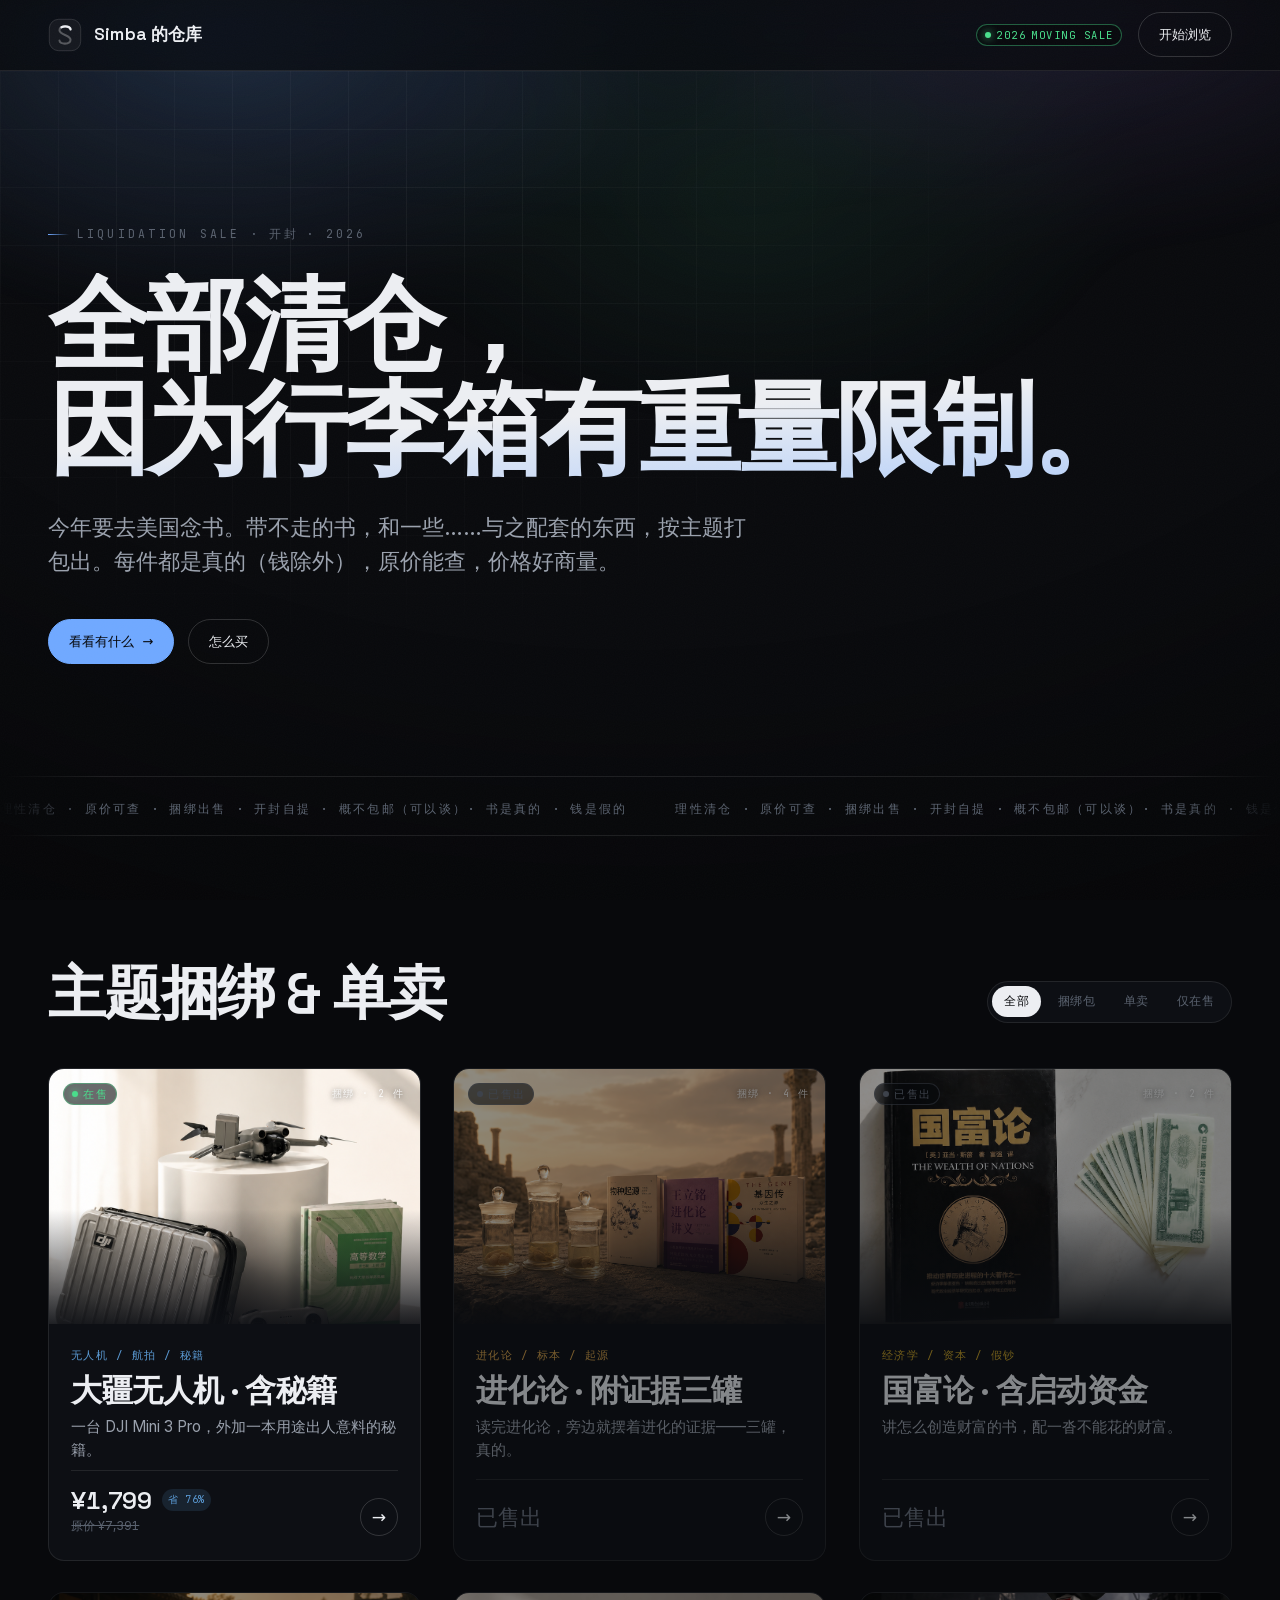
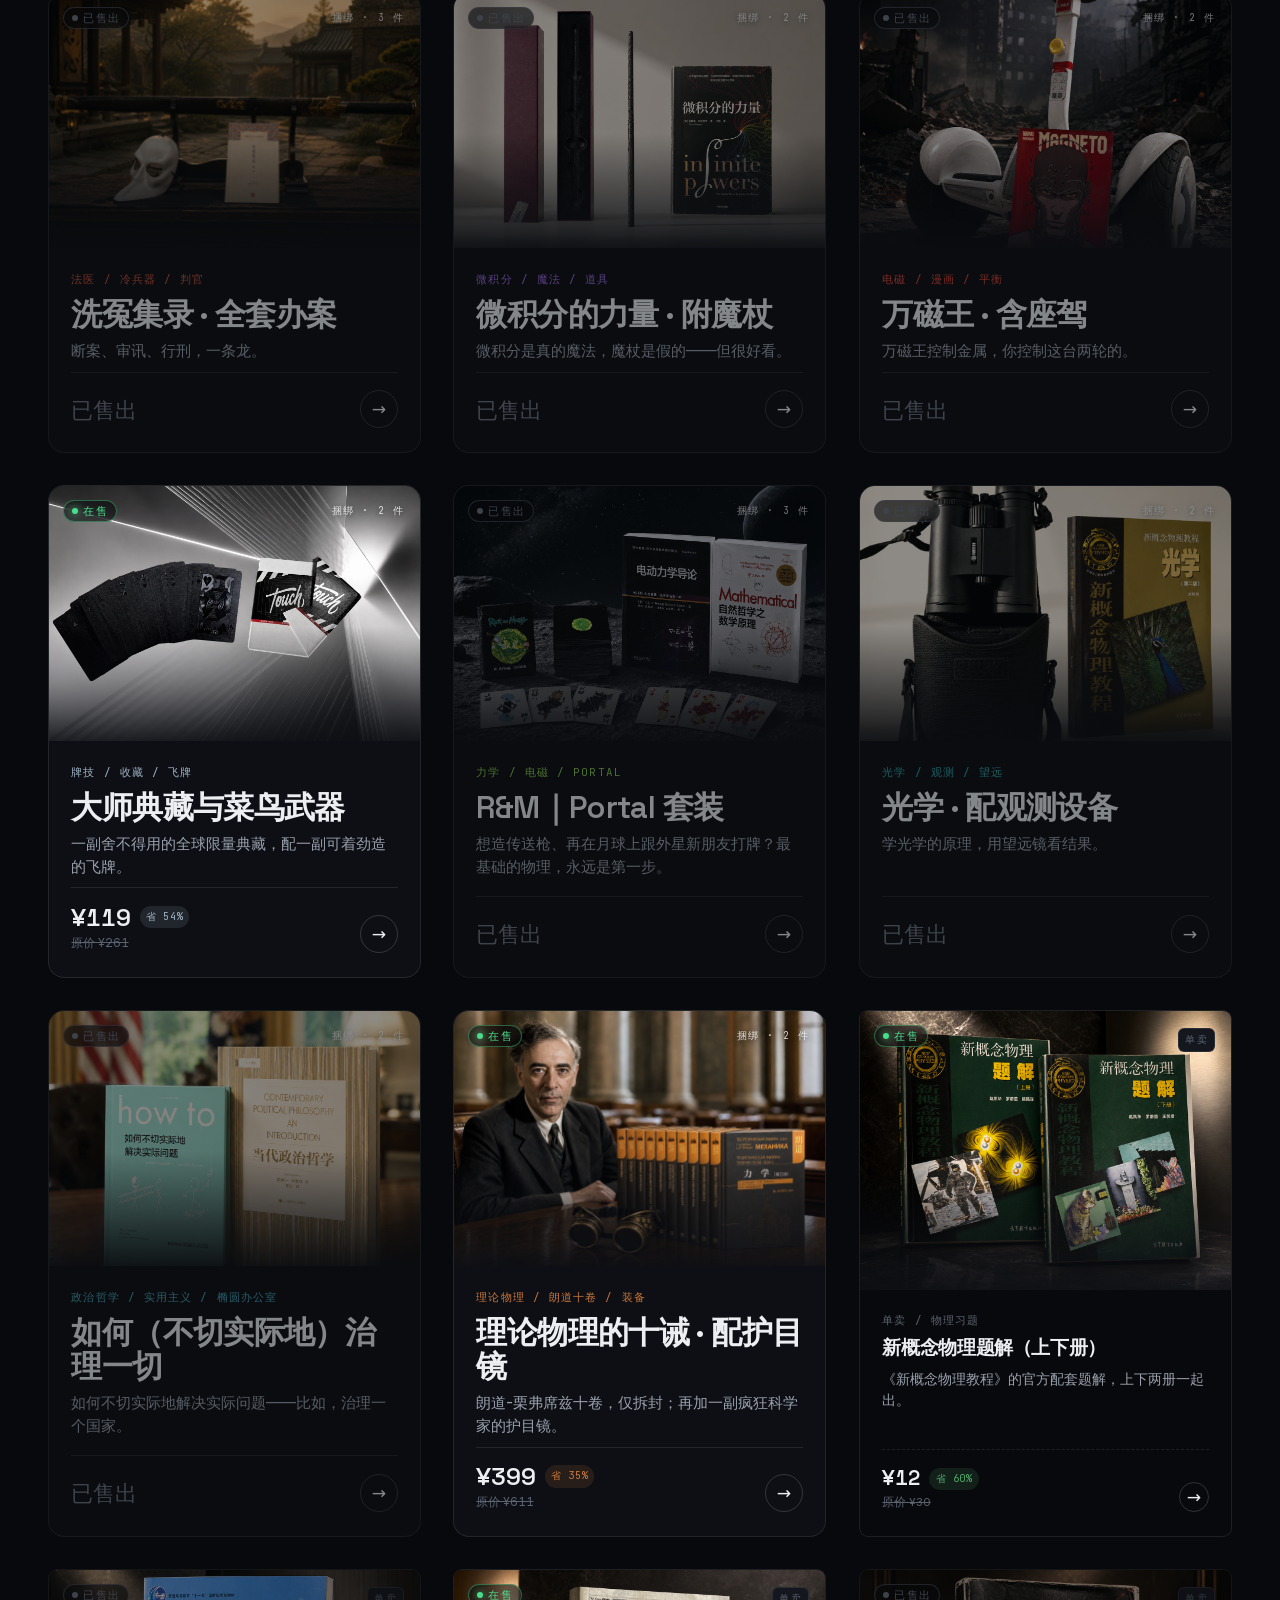
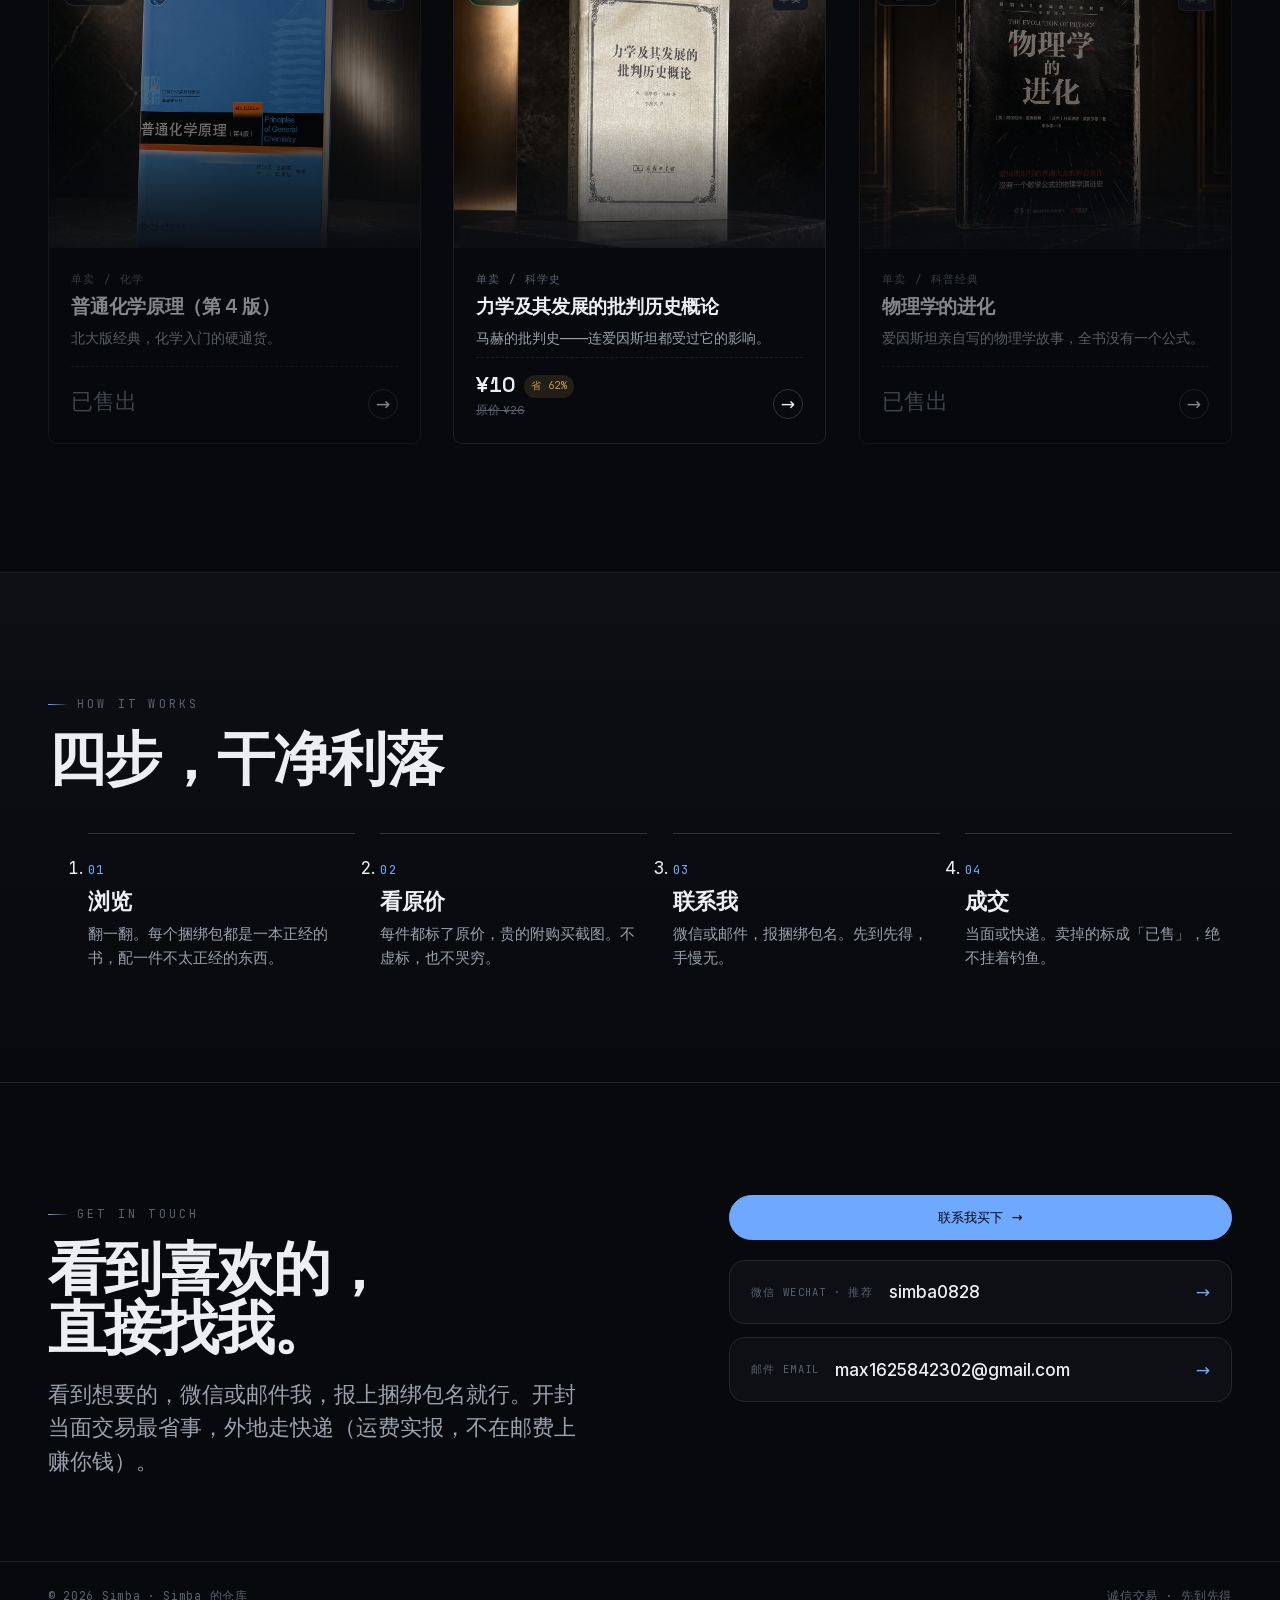
<file: index.html>
<!doctype html>
<html lang="zh-CN">
<head>
  <meta charset="utf-8" />
  <meta name="viewport" content="width=device-width, initial-scale=1" />
  <title>Simba 的仓库 · 2026</title>
  <meta name="description" content="出国前理性清仓：正经的书 × 不太正经的东西，主题捆绑出售，原价可查，价格私聊。" />

  <link rel="stylesheet" href="assets/fonts/fonts.css" />
  <link rel="stylesheet" href="assets/css/tokens.css" />
  <link rel="stylesheet" href="assets/css/home.css" />
</head>
<body>
  <!-- ===================== top bar ===================== -->
  <header class="topbar">
    <div class="wrap topbar__inner">
      <a class="topbar__brand" href="index.html">
        <span class="topbar__logo" aria-hidden="true">
          <svg viewBox="0 0 40 40" fill="none">
            <rect class="topbar__logo-bg" x="1.5" y="1.5" width="37" height="37" rx="11"/>
            <path class="topbar__logo-base" pathLength="100" d="M26.5 13.5 C26.5 8.5 13.5 8.5 13.5 14.5 C13.5 20 26.5 20 26.5 25.5 C26.5 31.5 13.5 31.5 13.5 26.5"/>
            <path class="topbar__logo-trace" pathLength="100" d="M26.5 13.5 C26.5 8.5 13.5 8.5 13.5 14.5 C13.5 20 26.5 20 26.5 25.5 C26.5 31.5 13.5 31.5 13.5 26.5"/>
          </svg>
        </span>
        <span class="topbar__name" data-site="brand">Simba 的仓库</span>
      </a>
      <nav class="topbar__nav">
        <span class="badge badge--available"><span class="dot"></span><span data-site="year"></span> Moving Sale</span>
        <a class="btn btn--ghost" href="#collections">开始浏览</a>
      </nav>
    </div>
  </header>

  <!-- ===================== hero ===================== -->
  <section class="hero">
    <div class="wrap">
      <p class="eyebrow" data-reveal>Liquidation Sale · <span data-site="location"></span> · <span data-site="year"></span></p>
      <h1 class="hero__title" data-reveal data-site-html="headline"></h1>
      <p class="hero__sub lead" data-reveal data-site="subhead"></p>
      <div class="hero__cta" data-reveal>
        <a class="btn btn--accent" href="#collections">看看有什么 <span class="arrow">→</span></a>
        <a class="btn btn--ghost" href="#how">怎么买</a>
      </div>
    </div>
    <div class="hero__marquee" aria-hidden="true">
      <div class="hero__track"><span data-site="marquee"></span><span data-site="marquee"></span><span data-site="marquee"></span></div>
    </div>
  </section>

  <!-- ===================== collections ===================== -->
  <main id="collections" class="wrap section">
    <div class="section__head">
      <h2 data-reveal>主题捆绑 &amp; 单卖</h2>
      <div class="filters" data-reveal id="filters" role="tablist">
        <button class="filter is-active" data-filter="all">全部</button>
        <button class="filter" data-filter="bundle">捆绑包</button>
        <button class="filter" data-filter="single">单卖</button>
        <button class="filter" data-filter="available">仅在售</button>
      </div>
    </div>
    <div id="grid" class="grid">
      <p class="grid__loading mono">正在整理书架…</p>
    </div>
  </main>

  <!-- ===================== how it works ===================== -->
  <section id="how" class="how">
    <div class="wrap">
      <p class="eyebrow" data-reveal>How it works</p>
      <h2 class="how__title" data-reveal>四步，干净利落</h2>
      <ol id="steps" class="steps"></ol>
    </div>
  </section>

  <!-- ===================== contact ===================== -->
  <footer id="contact" class="footer">
    <div class="wrap footer__inner">
      <div class="footer__lead">
        <p class="eyebrow" data-reveal>Get in touch</p>
        <h2 data-reveal>看到喜欢的，<br />直接找我。</h2>
        <p class="lead" data-reveal data-site="contactNote"></p>
      </div>
      <div class="footer__channels" id="channels" data-reveal></div>
    </div>
    <div class="wrap footer__base mono">
      <span>© <span data-site="year"></span> <span data-site="seller"></span> · <span data-site="brand">理性清仓</span></span>
      <span>诚信交易 · 先到先得</span>
    </div>
  </footer>

  <script type="module" src="assets/js/home.js"></script>
</body>
</html>
</file>
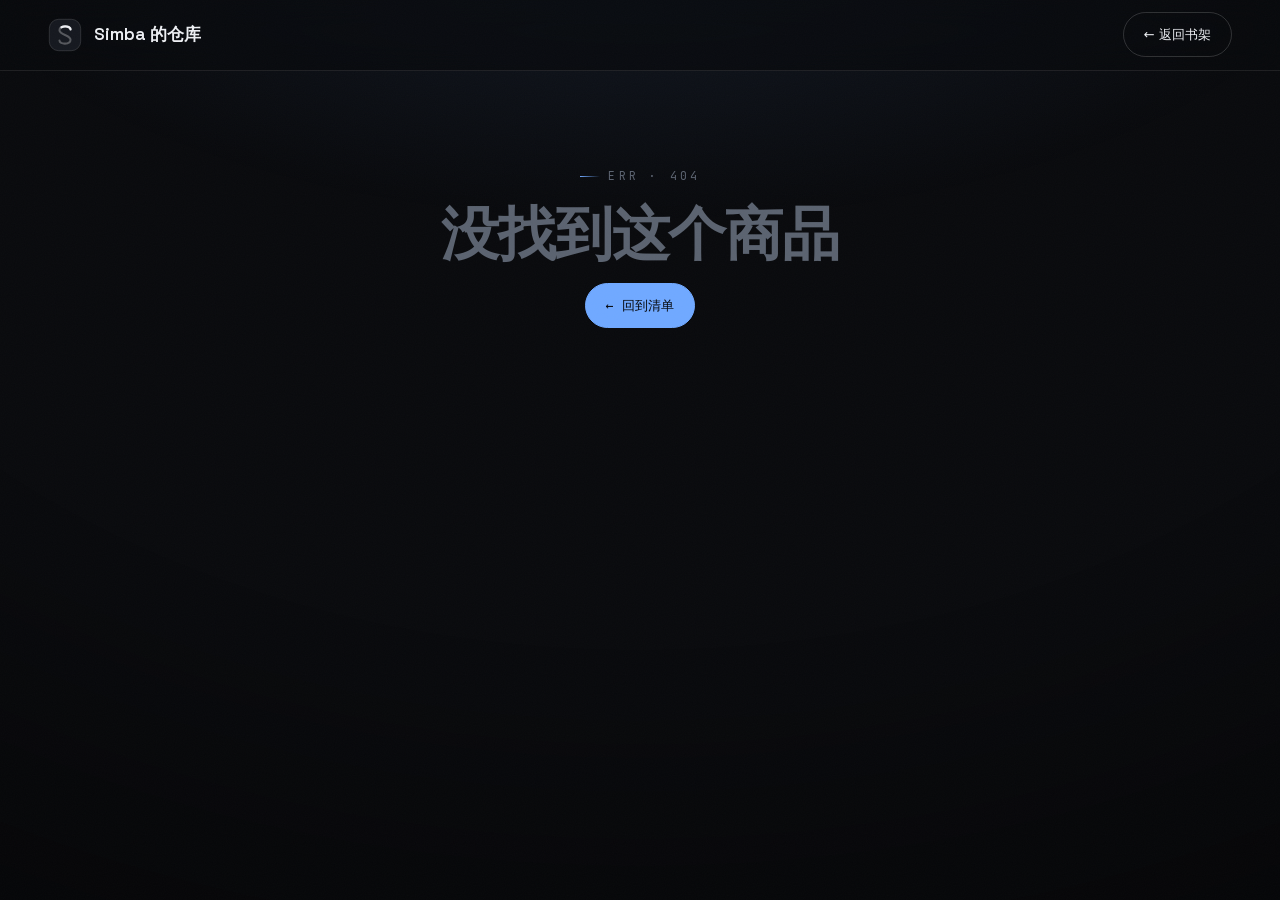
<file: listing.html>
<!doctype html>
<html lang="zh-CN">
<head>
  <meta charset="utf-8" />
  <meta name="viewport" content="width=device-width, initial-scale=1" />
  <title>详情 · Simba 的仓库</title>
  <meta name="description" content="捆绑包 / 单卖详情：完整清单、原价与购买截图。" />

  <link rel="stylesheet" href="assets/fonts/fonts.css" />
  <link rel="stylesheet" href="assets/css/tokens.css" />
  <link rel="stylesheet" href="assets/css/listing.css" />
  <link rel="stylesheet" href="assets/css/showcase.css" />
</head>
<body class="listing-page">
  <header class="topbar">
    <div class="wrap topbar__inner">
      <a class="topbar__brand" href="index.html">
        <span class="topbar__logo" aria-hidden="true">
          <svg viewBox="0 0 40 40" fill="none">
            <rect class="topbar__logo-bg" x="1.5" y="1.5" width="37" height="37" rx="11"/>
            <path class="topbar__logo-base" pathLength="100" d="M26.5 13.5 C26.5 8.5 13.5 8.5 13.5 14.5 C13.5 20 26.5 20 26.5 25.5 C26.5 31.5 13.5 31.5 13.5 26.5"/>
            <path class="topbar__logo-trace" pathLength="100" d="M26.5 13.5 C26.5 8.5 13.5 8.5 13.5 14.5 C13.5 20 26.5 20 26.5 25.5 C26.5 31.5 13.5 31.5 13.5 26.5"/>
          </svg>
        </span>
        <span class="topbar__name">Simba 的仓库</span>
      </a>
      <a class="btn btn--ghost" href="index.html">← 返回书架</a>
    </div>
  </header>

  <main id="detail" class="detail">
    <p class="detail__loading mono wrap">正在翻开…</p>
  </main>

  <script type="module" src="assets/js/listing.js"></script>
</body>
</html>
</file>
<file: assets/fonts/fonts.css>
/* self-hosted fonts (Space Grotesk / Inter / JetBrains Mono) — no external CDN, faster in mainland China */
@font-face {
  font-family: 'Inter';
  font-style: normal;
  font-weight: 400;
  font-display: swap;
  src: url(./inter-400-latin-ext.woff2) format('woff2');
  unicode-range: U+0100-02BA, U+02BD-02C5, U+02C7-02CC, U+02CE-02D7, U+02DD-02FF, U+0304, U+0308, U+0329, U+1D00-1DBF, U+1E00-1E9F, U+1EF2-1EFF, U+2020, U+20A0-20AB, U+20AD-20C0, U+2113, U+2C60-2C7F, U+A720-A7FF;
}
@font-face {
  font-family: 'Inter';
  font-style: normal;
  font-weight: 400;
  font-display: swap;
  src: url(./inter-400-latin.woff2) format('woff2');
  unicode-range: U+0000-00FF, U+0131, U+0152-0153, U+02BB-02BC, U+02C6, U+02DA, U+02DC, U+0304, U+0308, U+0329, U+2000-206F, U+20AC, U+2122, U+2191, U+2193, U+2212, U+2215, U+FEFF, U+FFFD;
}
@font-face {
  font-family: 'Inter';
  font-style: normal;
  font-weight: 500;
  font-display: swap;
  src: url(./inter-500-latin-ext.woff2) format('woff2');
  unicode-range: U+0100-02BA, U+02BD-02C5, U+02C7-02CC, U+02CE-02D7, U+02DD-02FF, U+0304, U+0308, U+0329, U+1D00-1DBF, U+1E00-1E9F, U+1EF2-1EFF, U+2020, U+20A0-20AB, U+20AD-20C0, U+2113, U+2C60-2C7F, U+A720-A7FF;
}
@font-face {
  font-family: 'Inter';
  font-style: normal;
  font-weight: 500;
  font-display: swap;
  src: url(./inter-500-latin.woff2) format('woff2');
  unicode-range: U+0000-00FF, U+0131, U+0152-0153, U+02BB-02BC, U+02C6, U+02DA, U+02DC, U+0304, U+0308, U+0329, U+2000-206F, U+20AC, U+2122, U+2191, U+2193, U+2212, U+2215, U+FEFF, U+FFFD;
}
@font-face {
  font-family: 'Inter';
  font-style: normal;
  font-weight: 600;
  font-display: swap;
  src: url(./inter-600-latin-ext.woff2) format('woff2');
  unicode-range: U+0100-02BA, U+02BD-02C5, U+02C7-02CC, U+02CE-02D7, U+02DD-02FF, U+0304, U+0308, U+0329, U+1D00-1DBF, U+1E00-1E9F, U+1EF2-1EFF, U+2020, U+20A0-20AB, U+20AD-20C0, U+2113, U+2C60-2C7F, U+A720-A7FF;
}
@font-face {
  font-family: 'Inter';
  font-style: normal;
  font-weight: 600;
  font-display: swap;
  src: url(./inter-600-latin.woff2) format('woff2');
  unicode-range: U+0000-00FF, U+0131, U+0152-0153, U+02BB-02BC, U+02C6, U+02DA, U+02DC, U+0304, U+0308, U+0329, U+2000-206F, U+20AC, U+2122, U+2191, U+2193, U+2212, U+2215, U+FEFF, U+FFFD;
}
@font-face {
  font-family: 'JetBrains Mono';
  font-style: normal;
  font-weight: 400;
  font-display: swap;
  src: url(./jetbrains-mono-400-latin-ext.woff2) format('woff2');
  unicode-range: U+0100-02BA, U+02BD-02C5, U+02C7-02CC, U+02CE-02D7, U+02DD-02FF, U+0304, U+0308, U+0329, U+1D00-1DBF, U+1E00-1E9F, U+1EF2-1EFF, U+2020, U+20A0-20AB, U+20AD-20C0, U+2113, U+2C60-2C7F, U+A720-A7FF;
}
@font-face {
  font-family: 'JetBrains Mono';
  font-style: normal;
  font-weight: 400;
  font-display: swap;
  src: url(./jetbrains-mono-400-latin.woff2) format('woff2');
  unicode-range: U+0000-00FF, U+0131, U+0152-0153, U+02BB-02BC, U+02C6, U+02DA, U+02DC, U+0304, U+0308, U+0329, U+2000-206F, U+20AC, U+2122, U+2191, U+2193, U+2212, U+2215, U+FEFF, U+FFFD;
}
@font-face {
  font-family: 'JetBrains Mono';
  font-style: normal;
  font-weight: 500;
  font-display: swap;
  src: url(./jetbrains-mono-500-latin-ext.woff2) format('woff2');
  unicode-range: U+0100-02BA, U+02BD-02C5, U+02C7-02CC, U+02CE-02D7, U+02DD-02FF, U+0304, U+0308, U+0329, U+1D00-1DBF, U+1E00-1E9F, U+1EF2-1EFF, U+2020, U+20A0-20AB, U+20AD-20C0, U+2113, U+2C60-2C7F, U+A720-A7FF;
}
@font-face {
  font-family: 'JetBrains Mono';
  font-style: normal;
  font-weight: 500;
  font-display: swap;
  src: url(./jetbrains-mono-500-latin.woff2) format('woff2');
  unicode-range: U+0000-00FF, U+0131, U+0152-0153, U+02BB-02BC, U+02C6, U+02DA, U+02DC, U+0304, U+0308, U+0329, U+2000-206F, U+20AC, U+2122, U+2191, U+2193, U+2212, U+2215, U+FEFF, U+FFFD;
}
@font-face {
  font-family: 'JetBrains Mono';
  font-style: normal;
  font-weight: 600;
  font-display: swap;
  src: url(./jetbrains-mono-600-latin-ext.woff2) format('woff2');
  unicode-range: U+0100-02BA, U+02BD-02C5, U+02C7-02CC, U+02CE-02D7, U+02DD-02FF, U+0304, U+0308, U+0329, U+1D00-1DBF, U+1E00-1E9F, U+1EF2-1EFF, U+2020, U+20A0-20AB, U+20AD-20C0, U+2113, U+2C60-2C7F, U+A720-A7FF;
}
@font-face {
  font-family: 'JetBrains Mono';
  font-style: normal;
  font-weight: 600;
  font-display: swap;
  src: url(./jetbrains-mono-600-latin.woff2) format('woff2');
  unicode-range: U+0000-00FF, U+0131, U+0152-0153, U+02BB-02BC, U+02C6, U+02DA, U+02DC, U+0304, U+0308, U+0329, U+2000-206F, U+20AC, U+2122, U+2191, U+2193, U+2212, U+2215, U+FEFF, U+FFFD;
}
@font-face {
  font-family: 'Space Grotesk';
  font-style: normal;
  font-weight: 400;
  font-display: swap;
  src: url(./space-grotesk-400-latin-ext.woff2) format('woff2');
  unicode-range: U+0100-02BA, U+02BD-02C5, U+02C7-02CC, U+02CE-02D7, U+02DD-02FF, U+0304, U+0308, U+0329, U+1D00-1DBF, U+1E00-1E9F, U+1EF2-1EFF, U+2020, U+20A0-20AB, U+20AD-20C0, U+2113, U+2C60-2C7F, U+A720-A7FF;
}
@font-face {
  font-family: 'Space Grotesk';
  font-style: normal;
  font-weight: 400;
  font-display: swap;
  src: url(./space-grotesk-400-latin.woff2) format('woff2');
  unicode-range: U+0000-00FF, U+0131, U+0152-0153, U+02BB-02BC, U+02C6, U+02DA, U+02DC, U+0304, U+0308, U+0329, U+2000-206F, U+20AC, U+2122, U+2191, U+2193, U+2212, U+2215, U+FEFF, U+FFFD;
}
@font-face {
  font-family: 'Space Grotesk';
  font-style: normal;
  font-weight: 500;
  font-display: swap;
  src: url(./space-grotesk-500-latin-ext.woff2) format('woff2');
  unicode-range: U+0100-02BA, U+02BD-02C5, U+02C7-02CC, U+02CE-02D7, U+02DD-02FF, U+0304, U+0308, U+0329, U+1D00-1DBF, U+1E00-1E9F, U+1EF2-1EFF, U+2020, U+20A0-20AB, U+20AD-20C0, U+2113, U+2C60-2C7F, U+A720-A7FF;
}
@font-face {
  font-family: 'Space Grotesk';
  font-style: normal;
  font-weight: 500;
  font-display: swap;
  src: url(./space-grotesk-500-latin.woff2) format('woff2');
  unicode-range: U+0000-00FF, U+0131, U+0152-0153, U+02BB-02BC, U+02C6, U+02DA, U+02DC, U+0304, U+0308, U+0329, U+2000-206F, U+20AC, U+2122, U+2191, U+2193, U+2212, U+2215, U+FEFF, U+FFFD;
}
@font-face {
  font-family: 'Space Grotesk';
  font-style: normal;
  font-weight: 600;
  font-display: swap;
  src: url(./space-grotesk-600-latin-ext.woff2) format('woff2');
  unicode-range: U+0100-02BA, U+02BD-02C5, U+02C7-02CC, U+02CE-02D7, U+02DD-02FF, U+0304, U+0308, U+0329, U+1D00-1DBF, U+1E00-1E9F, U+1EF2-1EFF, U+2020, U+20A0-20AB, U+20AD-20C0, U+2113, U+2C60-2C7F, U+A720-A7FF;
}
@font-face {
  font-family: 'Space Grotesk';
  font-style: normal;
  font-weight: 600;
  font-display: swap;
  src: url(./space-grotesk-600-latin.woff2) format('woff2');
  unicode-range: U+0000-00FF, U+0131, U+0152-0153, U+02BB-02BC, U+02C6, U+02DA, U+02DC, U+0304, U+0308, U+0329, U+2000-206F, U+20AC, U+2122, U+2191, U+2193, U+2212, U+2215, U+FEFF, U+FFFD;
}
@font-face {
  font-family: 'Space Grotesk';
  font-style: normal;
  font-weight: 700;
  font-display: swap;
  src: url(./space-grotesk-700-latin-ext.woff2) format('woff2');
  unicode-range: U+0100-02BA, U+02BD-02C5, U+02C7-02CC, U+02CE-02D7, U+02DD-02FF, U+0304, U+0308, U+0329, U+1D00-1DBF, U+1E00-1E9F, U+1EF2-1EFF, U+2020, U+20A0-20AB, U+20AD-20C0, U+2113, U+2C60-2C7F, U+A720-A7FF;
}
@font-face {
  font-family: 'Space Grotesk';
  font-style: normal;
  font-weight: 700;
  font-display: swap;
  src: url(./space-grotesk-700-latin.woff2) format('woff2');
  unicode-range: U+0000-00FF, U+0131, U+0152-0153, U+02BB-02BC, U+02C6, U+02DA, U+02DC, U+0304, U+0308, U+0329, U+2000-206F, U+20AC, U+2122, U+2191, U+2193, U+2212, U+2215, U+FEFF, U+FFFD;
}
</file>
<file: assets/css/tokens.css>
/* =========================================================================
   tokens.css — design system foundation  ·  v2: Sci-Fi / Tech
   Direction: dark, precise, engineered.  (R&M × SpaceX × Apple)
   ========================================================================= */

:root {
  /* --- Palette: deep space & light --- */
  --bg:       #08090C;   /* near-black base */
  --bg-1:     #0D0F14;   /* panel */
  --bg-2:     #14171E;   /* raised */
  --bg-3:     #1C212B;   /* hover / chip */
  --fg:       #ECEEF2;   /* primary text */
  --fg-2:     #9AA1AD;   /* secondary */
  --fg-3:     #5A626F;   /* faint / labels */
  --line:     rgba(255, 255, 255, 0.09);
  --line-2:   rgba(255, 255, 255, 0.16);
  --line-3:   rgba(255, 255, 255, 0.28);

  /* --- Accent (overridable per listing) --- */
  --accent:     #6FA8FF;            /* default tech blue */
  --accent-ink: #04060A;            /* text on accent */
  --tint:       #16202E;            /* (legacy) dark wash */
  --glow:       color-mix(in srgb, var(--accent) 60%, transparent);

  /* --- State colors --- */
  --ok:       #4ADE8C;
  --reserved: #F5C451;
  --sold:     #6B7280;

  /* --- Type --- */
  --display: "Space Grotesk", "PingFang SC", "Inter", system-ui, sans-serif;
  --sans:    "Inter", "PingFang SC", system-ui, -apple-system, "Microsoft YaHei", sans-serif;
  --mono:    "JetBrains Mono", ui-monospace, "SF Mono", Menlo, monospace;

  /* --- Fluid type scale --- */
  --fs-eyebrow: 0.72rem;
  --fs-meta:    0.82rem;
  --fs-body:    clamp(1rem, 0.96rem + 0.2vw, 1.075rem);
  --fs-lead:    clamp(1.12rem, 1rem + 0.6vw, 1.4rem);
  --fs-h3:      clamp(1.35rem, 1.1rem + 1.1vw, 1.95rem);
  --fs-h2:      clamp(2rem, 1.4rem + 2.8vw, 3.6rem);
  --fs-h1:      clamp(2.9rem, 1.6rem + 6vw, 7rem);

  /* --- Spacing & layout --- */
  --gutter: clamp(1.25rem, 0.6rem + 3vw, 4.5rem);
  --maxw:   1320px;
  --radius: 16px;
  --radius-sm: 10px;

  /* --- Motion --- */
  --ease: cubic-bezier(0.22, 1, 0.36, 1);
  --ease-out: cubic-bezier(0.16, 1, 0.3, 1);

  --shadow-soft: 0 1px 0 rgba(255,255,255,0.04) inset, 0 20px 50px -24px rgba(0,0,0,0.8);
  --shadow-lift: 0 1px 0 rgba(255,255,255,0.06) inset, 0 40px 90px -36px rgba(0,0,0,0.9);
}

/* ----------------------------- reset ----------------------------------- */
*, *::before, *::after { box-sizing: border-box; }
* { margin: 0; }
html { -webkit-text-size-adjust: 100%; scroll-behavior: smooth; overflow-x: clip; }
@media (prefers-reduced-motion: reduce) {
  html { scroll-behavior: auto; }
  *, *::before, *::after { animation-duration: 0.001ms !important; transition-duration: 0.001ms !important; }
}

body {
  font-family: var(--sans);
  font-size: var(--fs-body);
  line-height: 1.6;
  color: var(--fg);
  background: var(--bg);
  -webkit-font-smoothing: antialiased;
  text-rendering: optimizeLegibility;
  min-height: 100vh;
  overflow-x: hidden;
}

/* ambient field: faint radial glow + vignette on the page */
body::after {
  content: "";
  position: fixed; inset: 0; z-index: -1; pointer-events: none;
  background:
    radial-gradient(80% 50% at 50% -10%, color-mix(in srgb, var(--accent) 10%, transparent), transparent 70%),
    radial-gradient(120% 120% at 50% 0%, transparent 60%, rgba(0,0,0,0.5));
}

img, svg { display: block; max-width: 100%; }
a { color: inherit; text-decoration: none; }
button { font: inherit; color: inherit; cursor: pointer; background: none; border: none; }
ul { list-style: none; padding: 0; }
::selection { background: var(--accent); color: var(--accent-ink); }

/* --------------------------- film grain -------------------------------- */
body::before {
  content: "";
  position: fixed; inset: 0; z-index: 9999; pointer-events: none;
  opacity: 0.025; mix-blend-mode: screen;
  background-image: url("data:image/svg+xml,%3Csvg xmlns='http://www.w3.org/2000/svg' width='160' height='160'%3E%3Cfilter id='n'%3E%3CfeTurbulence type='fractalNoise' baseFrequency='0.9' numOctaves='2' stitchTiles='stitch'/%3E%3C/filter%3E%3Crect width='100%25' height='100%25' filter='url(%23n)'/%3E%3C/svg%3E");
}

/* --------------------------- typography -------------------------------- */
.eyebrow {
  font-family: var(--mono);
  font-size: var(--fs-eyebrow);
  letter-spacing: 0.28em;
  text-transform: uppercase;
  color: var(--fg-3);
  display: inline-flex;
  align-items: center;
  gap: 0.7em;
}
.eyebrow::before {
  content: "";
  width: 1.8em; height: 1px;
  background: linear-gradient(90deg, var(--accent), transparent);
}

h1, h2, h3 { font-family: var(--display); font-weight: 600; line-height: 1.02; letter-spacing: -0.02em; }
.display { font-family: var(--display); }
.mono  { font-family: var(--mono); }

.lead { font-size: var(--fs-lead); line-height: 1.5; color: var(--fg-2); }
.num { font-variant-numeric: tabular-nums; letter-spacing: -0.01em; }

/* ----------------------------- layout ---------------------------------- */
.wrap { width: 100%; max-width: var(--maxw); margin-inline: auto; padding-inline: var(--gutter); }
.rule { height: 1px; background: var(--line); border: 0; }

/* ----------------------------- buttons --------------------------------- */
.btn {
  --pad: 0.85em 1.5em;
  display: inline-flex; align-items: center; gap: 0.6em;
  padding: var(--pad);
  border-radius: 100px;
  font-size: var(--fs-meta); font-weight: 500; letter-spacing: 0.01em;
  border: 1px solid var(--fg);
  background: var(--fg); color: var(--bg);
  transition: transform 0.35s var(--ease), background 0.35s var(--ease), color 0.35s var(--ease), box-shadow 0.35s var(--ease), border-color 0.35s var(--ease);
  will-change: transform;
}
.btn:hover { transform: translateY(-2px); }
.btn:active { transform: translateY(0); }
.btn--ghost { background: transparent; color: var(--fg); border-color: var(--line-2); }
.btn--ghost:hover { background: var(--bg-2); border-color: var(--line-3); }
.btn--accent { background: var(--accent); border-color: var(--accent); color: var(--accent-ink); box-shadow: 0 0 0 0 var(--glow); }
.btn--accent:hover { box-shadow: 0 10px 40px -10px var(--glow); }
.btn .arrow { transition: transform 0.35s var(--ease); }
.btn:hover .arrow { transform: translateX(3px); }

/* ------------------------------ badges --------------------------------- */
.badge {
  display: inline-flex; align-items: center; gap: 0.5em;
  font-family: var(--mono); font-size: 0.66rem; letter-spacing: 0.14em; text-transform: uppercase;
  padding: 0.42em 0.72em; border-radius: 100px;
  border: 1px solid var(--line-2); color: var(--fg-2);
  line-height: 1; background: color-mix(in srgb, var(--bg) 60%, transparent); backdrop-filter: blur(6px);
}
.badge .dot { width: 6px; height: 6px; border-radius: 50%; background: currentColor; }
.badge--available { color: var(--ok); border-color: color-mix(in srgb, var(--ok) 40%, transparent); }
.badge--reserved  { color: var(--reserved); border-color: color-mix(in srgb, var(--reserved) 40%, transparent); }
.badge--sold      { color: var(--sold); border-color: color-mix(in srgb, var(--sold) 45%, transparent); }
.badge--available .dot { box-shadow: 0 0 8px currentColor; animation: pulse 2.4s var(--ease) infinite; }
@keyframes pulse { 0%,100%{ opacity:1 } 50%{ opacity:0.4 } }

/* tag pill */
.tag {
  font-family: var(--mono); font-size: 0.66rem; letter-spacing: 0.08em;
  color: var(--fg-2); padding: 0.32em 0.66em;
  border: 1px solid var(--line); border-radius: 100px; background: var(--bg-2);
}

/* --------------------------- scroll reveal ----------------------------- */
[data-reveal] {
  opacity: 0; transform: translateY(24px);
  transition: opacity 0.8s var(--ease-out), transform 0.8s var(--ease-out);
  transition-delay: var(--reveal-delay, 0s);
}
[data-reveal].is-in { opacity: 1; transform: none; }
@media (prefers-reduced-motion: reduce) { [data-reveal] { opacity: 1; transform: none; } }

/* ----------------------------- lightbox -------------------------------- */
.lightbox {
  position: fixed; inset: 0; z-index: 200;
  display: grid; place-items: center; padding: clamp(1.25rem, 5vw, 5rem);
  background: rgba(3, 4, 6, 0.8); backdrop-filter: blur(12px);
  opacity: 0; pointer-events: none; transition: opacity 0.4s var(--ease);
}
.lightbox.is-open { opacity: 1; pointer-events: auto; }
.lightbox__frame {
  position: relative; margin: 0; max-width: min(880px, 100%);
  display: flex; flex-direction: column;
  background: var(--bg-1); border: 1px solid var(--line-2);
  border-radius: calc(var(--radius) + 2px); overflow: hidden;
  box-shadow: var(--shadow-lift), 0 0 0 1px color-mix(in srgb, var(--accent) 22%, transparent), 0 30px 80px -30px color-mix(in srgb, var(--accent) 30%, transparent);
  transform: scale(0.97) translateY(12px); transition: transform 0.5s var(--ease-out);
}
.lightbox.is-open .lightbox__frame { transform: none; }
.lightbox__img { display: block; width: 100%; max-height: 76vh; object-fit: contain; background: var(--bg); }
.lightbox__bar { display: flex; align-items: center; justify-content: space-between; gap: 1rem; padding: 0.85rem 1.15rem; border-top: 1px solid var(--line); }
.lightbox__cap { color: var(--fg); font-size: var(--fs-meta); letter-spacing: 0.03em; }
.lightbox__hint { color: var(--fg-3); font-size: 0.64rem; letter-spacing: 0.06em; }
.lightbox__close {
  position: absolute; top: 0.7rem; right: 0.7rem; z-index: 2;
  width: 34px; height: 34px; display: grid; place-items: center; border-radius: 50%;
  background: color-mix(in srgb, var(--bg) 65%, transparent); backdrop-filter: blur(6px);
  border: 1px solid var(--line-2); color: var(--fg); font-size: 1rem; line-height: 1;
  transition: background 0.3s var(--ease), border-color 0.3s var(--ease), color 0.3s var(--ease);
}
.lightbox__close:hover { background: var(--accent); color: var(--accent-ink); border-color: var(--accent); }

/* --------------------------- contact modal ----------------------------- */
.cmodal { position: fixed; inset: 0; z-index: 300; display: grid; place-items: center; padding: 5vw; opacity: 0; pointer-events: none; transition: opacity 0.3s var(--ease); }
.cmodal.is-open { opacity: 1; pointer-events: auto; }
.cmodal__backdrop { position: absolute; inset: 0; background: rgba(3, 4, 6, 0.72); backdrop-filter: blur(10px); }
.cmodal__card {
  position: relative; width: min(440px, 100%); background: var(--bg-1);
  border: 1px solid var(--line-2); border-radius: calc(var(--radius) + 4px); padding: 2.2rem;
  box-shadow: var(--shadow-lift);
  transform: translateY(18px) scale(0.97); opacity: 0;
  transition: transform 0.5s var(--ease-out), opacity 0.5s var(--ease-out);
}
.cmodal.is-open .cmodal__card { transform: none; opacity: 1; }
.cmodal__x { position: absolute; top: 1.1rem; right: 1.3rem; color: var(--fg-3); font-size: 1.1rem; transition: color 0.3s var(--ease); }
.cmodal__x:hover { color: var(--fg); }
.cmodal__kicker { font-size: 0.66rem; letter-spacing: 0.2em; text-transform: uppercase; color: var(--accent); }
.cmodal__title { font-family: var(--display); font-size: 1.5rem; font-weight: 600; letter-spacing: -0.02em; margin: 0.7rem 0 0.5rem; }
.cmodal__sub { color: var(--fg-2); font-size: 0.92rem; margin-bottom: 1.5rem; line-height: 1.5; }
.cmodal__rows { display: flex; flex-direction: column; gap: 0.7rem; }
.cmodal__row { display: flex; align-items: center; gap: 1rem; padding: 1rem 1.2rem; border: 1px solid var(--line); border-radius: var(--radius); background: var(--bg-2); }
.cmodal__row--primary { border-color: color-mix(in srgb, var(--accent) 45%, transparent); background: color-mix(in srgb, var(--accent) 10%, var(--bg-2)); }
.cmodal__rowmain { display: flex; flex-direction: column; gap: 0.3rem; min-width: 0; }
.cmodal__label { font-size: 0.6rem; letter-spacing: 0.14em; text-transform: uppercase; color: var(--fg-3); }
.cmodal__value { font-weight: 500; font-size: 1.05rem; overflow-wrap: anywhere; }
.cmodal__copy { margin-left: auto; flex: none; font-family: var(--mono); font-size: 0.72rem; padding: 0.55em 1em; border-radius: 100px; border: 1px solid var(--line-2); color: var(--fg); transition: background 0.3s var(--ease), border-color 0.3s var(--ease), color 0.3s var(--ease); }
.cmodal__copy:hover { background: var(--fg); color: var(--bg); }
.cmodal__copy.is-done { background: var(--ok); border-color: var(--ok); color: var(--bg); }
.cmodal__mail { margin-left: auto; flex: none; font-family: var(--mono); font-size: 0.72rem; color: var(--accent); }
.cmodal__note { margin-top: 1.3rem; padding-top: 1.1rem; border-top: 1px solid var(--line); font-size: 0.8rem; color: var(--fg-2); line-height: 1.55; }

/* --------------------------- brand logo (S) ---------------------------- */
.topbar__logo { display: block; width: 34px; height: 34px; transition: transform 0.45s var(--ease); }
.topbar__logo svg { width: 100%; height: 100%; overflow: visible; display: block; }
.topbar__logo-bg { fill: var(--bg-2); stroke: var(--line-2); stroke-width: 1; transition: stroke 0.4s var(--ease), fill 0.4s var(--ease); }
.topbar__logo-base { stroke: var(--line-3); stroke-width: 2.4; stroke-linecap: round; fill: none; }
.topbar__logo-trace { stroke: var(--fg); stroke-width: 2.6; stroke-linecap: round; fill: none; stroke-dasharray: 24 76; stroke-dashoffset: 0; animation: logoTrace 4.6s linear infinite; }
@keyframes logoTrace { to { stroke-dashoffset: -100; } }
.topbar__brand:hover .topbar__logo { transform: scale(1.06); }
.topbar__brand:hover .topbar__logo-bg { stroke: color-mix(in srgb, var(--accent) 55%, var(--line-2)); fill: color-mix(in srgb, var(--accent) 12%, var(--bg-2)); }
.topbar__brand:hover .topbar__logo-trace { stroke: var(--accent); animation-duration: 1.5s; filter: drop-shadow(0 0 5px var(--accent)); }
@media (prefers-reduced-motion: reduce) { .topbar__logo-trace { animation: none; stroke-dasharray: none; } }
</file>
<file: assets/css/home.css>
/* home.css — landing page  ·  v2 Sci-Fi/Tech (dark) */

/* ----------------------------- topbar ---------------------------------- */
.topbar {
  position: sticky; top: 0; z-index: 50;
  background: color-mix(in srgb, var(--bg) 72%, transparent);
  backdrop-filter: blur(14px) saturate(1.3);
  border-bottom: 1px solid var(--line);
}
.topbar__inner { display: flex; align-items: center; justify-content: space-between; height: 70px; }
.topbar__brand { display: inline-flex; align-items: center; gap: 0.7em; }
.topbar__mark {
  display: grid; place-items: center; width: 34px; height: 34px;
  background: var(--fg); color: var(--bg);
  border-radius: 8px; font-size: 1.05rem; font-weight: 600; line-height: 1;
}
.topbar__name { font-family: var(--display); font-weight: 600; letter-spacing: 0.01em; display: inline-flex; align-items: baseline; gap: 0.55em; }
.topbar__name em { font-style: normal; font-family: var(--mono); font-size: 0.66rem; color: var(--fg-3); letter-spacing: 0.16em; text-transform: uppercase; }
.topbar__nav { display: flex; align-items: center; gap: 1rem; }
@media (max-width: 620px) { .topbar__nav .badge { display: none; } }

/* ------------------------------ hero ----------------------------------- */
.hero { padding: clamp(3.5rem, 2rem + 9vw, 9rem) 0 0; position: relative; isolation: isolate; }
/* fine perspective grid */
.hero::before {
  content: ""; position: absolute; inset: 0 0 auto; height: 130%; z-index: -2; pointer-events: none;
  background-image:
    linear-gradient(var(--line) 1px, transparent 1px),
    linear-gradient(90deg, var(--line) 1px, transparent 1px);
  background-size: 58px 58px;
  -webkit-mask-image: radial-gradient(75% 65% at 28% 16%, #000, transparent 72%);
          mask-image: radial-gradient(75% 65% at 28% 16%, #000, transparent 72%);
  opacity: 0.55;
}
/* drifting aurora glow */
.hero::after {
  content: ""; position: absolute; inset: -12% -5% auto; height: 95%; z-index: -1; pointer-events: none;
  background:
    radial-gradient(46% 60% at 20% 6%, color-mix(in srgb, var(--accent) 26%, transparent), transparent 70%),
    radial-gradient(42% 52% at 82% 0%, color-mix(in srgb, #9B7BE8 18%, transparent), transparent 72%),
    radial-gradient(38% 44% at 58% 30%, color-mix(in srgb, #46C48A 12%, transparent), transparent 72%);
  filter: blur(24px); opacity: 0.75;
  animation: heroAura 16s var(--ease) infinite alternate;
}
@keyframes heroAura { from { transform: translate3d(0,0,0) scale(1); } to { transform: translate3d(2.5%, 1.5%, 0) scale(1.1); } }
@media (prefers-reduced-motion: reduce) { .hero::after { animation: none; } }
.hero .eyebrow { margin-bottom: 1.8rem; }
.hero__title {
  font-size: var(--fs-h1); font-weight: 600; letter-spacing: -0.035em;
  max-width: 18ch; margin-bottom: 1.8rem;
  background: linear-gradient(176deg, var(--fg) 62%, color-mix(in srgb, var(--fg) 55%, var(--accent)));
  -webkit-background-clip: text; background-clip: text; color: transparent;
}
/* decode-reveal headline — fluorescent scramble */
.hero__title .hd-c.is-scr {
  -webkit-text-fill-color: color-mix(in srgb, var(--accent) 78%, #fff);
          text-fill-color: color-mix(in srgb, var(--accent) 78%, #fff);
  text-shadow:
    0 0 10px color-mix(in srgb, var(--accent) 80%, transparent),
    0 0 26px color-mix(in srgb, var(--accent) 45%, transparent);
  animation: hdFlicker 1.1s var(--ease) infinite;
}
@keyframes hdFlicker { 0%, 100% { opacity: 0.96; } 42% { opacity: 0.66; } 72% { opacity: 1; } }
.hero__title .hd-c--lock { animation: hdLock 0.6s var(--ease) both; }
@keyframes hdLock {
  0%  { text-shadow: 0 0 26px var(--accent), 0 0 9px #fff; }
  55% { text-shadow: 0 0 12px color-mix(in srgb, var(--accent) 70%, transparent); }
  100% { text-shadow: 0 0 0 transparent; }
}

.hero__sub { max-width: 54ch; }
.hero__cta { display: flex; flex-wrap: wrap; gap: 0.9rem; margin-top: 2.6rem; }

.hero__marquee {
  margin-top: clamp(3rem, 1rem + 8vw, 7rem);
  border-block: 1px solid var(--line);
  padding-block: 0.95rem; overflow: hidden;
  -webkit-mask-image: linear-gradient(90deg, transparent, #000 8%, #000 92%, transparent);
          mask-image: linear-gradient(90deg, transparent, #000 8%, #000 92%, transparent);
}
.hero__track { display: inline-flex; gap: 3rem; white-space: nowrap; animation: marquee 38s linear infinite; }
.hero__track span { font-family: var(--mono); font-size: 0.78rem; letter-spacing: 0.18em; text-transform: uppercase; color: var(--fg-3); }
@keyframes marquee { to { transform: translateX(calc(-100% / 3)); } }

/* ----------------------------- section --------------------------------- */
.section { padding-block: clamp(4rem, 2rem + 8vw, 8rem); }
.section__head {
  display: flex; align-items: flex-end; justify-content: space-between; flex-wrap: wrap;
  gap: 1.4rem; margin-bottom: 2.8rem;
}
.section__head h2 { font-size: var(--fs-h2); font-weight: 600; letter-spacing: -0.03em; }

.filters { display: inline-flex; gap: 0.3rem; padding: 0.3rem; border: 1px solid var(--line); border-radius: 100px; background: var(--bg-1); }
.filter {
  font-family: var(--mono); font-size: 0.74rem; letter-spacing: 0.04em;
  padding: 0.5em 1em; border-radius: 100px; color: var(--fg-3);
  transition: color 0.3s var(--ease), background 0.3s var(--ease);
}
.filter:hover { color: var(--fg); }
.filter.is-active { background: var(--fg); color: var(--bg); }

/* ------------------------------ grid ----------------------------------- */
.grid { display: grid; grid-template-columns: repeat(auto-fill, minmax(330px, 1fr)); gap: clamp(1.2rem, 0.5rem + 2vw, 2rem); }
.grid__loading { grid-column: 1 / -1; color: var(--fg-3); padding: 3rem 0; text-align: center; font-family: var(--mono); }

.card {
  position: relative; display: flex; flex-direction: column;
  background: var(--bg-1); border: 1px solid var(--line);
  border-radius: var(--radius); overflow: hidden;
  transition: transform 0.5s var(--ease), box-shadow 0.5s var(--ease), border-color 0.5s var(--ease);
  will-change: transform;
}
.card:hover { transform: translateY(-6px); box-shadow: var(--shadow-lift); border-color: color-mix(in srgb, var(--accent) 45%, var(--line-2)); }
.card.is-sold { opacity: 0.55; }
.card.is-sold:hover { transform: translateY(-2px); border-color: var(--line-2); box-shadow: var(--shadow-soft); }

.card__cover { position: relative; aspect-ratio: 16 / 11; overflow: hidden; background: var(--bg-2); }
.card__cover::after { /* legibility + accent floor */
  content: ""; position: absolute; inset: 0; pointer-events: none;
  background: linear-gradient(180deg, transparent 55%, color-mix(in srgb, var(--bg-1) 92%, transparent));
}
.card__cover .cover__img { width: 100%; height: 100%; object-fit: cover; transition: transform 0.9s var(--ease), filter 0.5s var(--ease); filter: saturate(1.02); }
.card:hover .cover__img { transform: scale(1.045); }

.cover__gen {
  width: 100%; height: 100%;
  background:
    radial-gradient(120% 140% at 18% 10%, color-mix(in srgb, var(--a) 40%, transparent), transparent 60%),
    linear-gradient(var(--ang), color-mix(in srgb, var(--a) 70%, #000 30%), color-mix(in srgb, var(--a) 30%, var(--bg-2)));
  display: grid; place-items: center; position: relative;
}
.cover__glyph { font-size: clamp(3.5rem, 6vw, 5.5rem); color: rgba(255,255,255,0.94); font-weight: 600; }
.cover__count { position: absolute; bottom: 0.9rem; right: 1rem; font-size: 0.66rem; color: rgba(255,255,255,0.78); letter-spacing: 0.12em; }

.card__badge { position: absolute; top: 0.9rem; left: 0.9rem; z-index: 2; }
.card__kind { position: absolute; top: 1.05rem; right: 1rem; z-index: 2; font-size: 0.62rem; letter-spacing: 0.16em; text-transform: uppercase; color: rgba(255,255,255,0.82); font-family: var(--mono); text-shadow: 0 1px 6px rgba(0,0,0,0.6); }

.card__body { padding: 1.4rem 1.4rem 1.5rem; display: flex; flex-direction: column; gap: 0.55rem; flex: 1; }
.card__theme { font-family: var(--mono); font-size: 0.68rem; letter-spacing: 0.1em; text-transform: uppercase; color: var(--accent); }
.card__title { font-family: var(--display); font-size: var(--fs-h3); font-weight: 600; letter-spacing: -0.02em; line-height: 1.1; }
.card__tagline { color: var(--fg-2); font-size: 0.95rem; line-height: 1.5; }
.card__foot { display: flex; align-items: flex-end; justify-content: space-between; margin-top: auto; padding-top: 1.1rem; border-top: 1px solid var(--line); }
.card__pricing { display: flex; flex-direction: column; gap: 0.2rem; }
.card__price-row { display: flex; align-items: baseline; gap: 0.6rem; }
.card__price { font-family: var(--display); font-size: 1.5rem; font-weight: 600; line-height: 1; }
.card__was { font-size: 0.76rem; color: var(--fg-3); text-decoration: line-through; }
.card__save { font-family: var(--mono); align-self: flex-start; font-size: 0.64rem; letter-spacing: 0.06em; color: var(--accent); background: color-mix(in srgb, var(--accent) 14%, transparent); padding: 0.3em 0.6em; border-radius: 100px; }
.card__sold-label { font-family: var(--display); font-size: 1.35rem; color: var(--sold); }
.card__tbd { font-family: var(--mono); display: inline-flex; align-items: center; font-size: 0.74rem; letter-spacing: 0.06em; color: var(--accent); background: color-mix(in srgb, var(--accent) 12%, transparent); padding: 0.5em 0.85em; border-radius: 100px; }
.card__go {
  display: grid; place-items: center; width: 38px; height: 38px; border-radius: 50%;
  border: 1px solid var(--line-2); color: var(--fg);
  transition: background 0.35s var(--ease), color 0.35s var(--ease), transform 0.35s var(--ease), border-color 0.35s var(--ease);
}
.card:hover .card__go { background: var(--accent); color: var(--accent-ink); border-color: var(--accent); transform: translateX(3px); }

/* --------------------------- how it works ------------------------------ */
.how { border-block: 1px solid var(--line); background: linear-gradient(180deg, var(--bg-1), var(--bg)); }
.how .wrap { padding-block: clamp(4rem, 2rem + 7vw, 7rem); }
.how__title { font-size: var(--fs-h2); font-weight: 600; letter-spacing: -0.03em; margin: 1rem 0 2.8rem; }
.steps { display: grid; grid-template-columns: repeat(auto-fit, minmax(210px, 1fr)); gap: 1.6rem; }
.step { border-top: 1px solid var(--line-2); padding-top: 1.2rem; }
.step__num { font-family: var(--mono); font-size: 0.78rem; color: var(--accent); letter-spacing: 0.1em; }
.step__title { font-family: var(--display); font-size: 1.4rem; font-weight: 600; margin: 0.6rem 0 0.5rem; }
.step__body { color: var(--fg-2); font-size: 0.95rem; }

/* ------------------------------ footer --------------------------------- */
.footer { padding-top: clamp(4rem, 2rem + 7vw, 7rem); }
.footer__inner { display: grid; grid-template-columns: 1.1fr 0.9fr; gap: clamp(2rem, 1rem + 4vw, 5rem); align-items: start; }
@media (max-width: 760px) { .footer__inner { grid-template-columns: 1fr; } }
.footer__lead h2 { font-size: var(--fs-h2); font-weight: 600; letter-spacing: -0.03em; margin: 1rem 0 1.2rem; }
.footer__lead .lead { max-width: 42ch; }
.footer__channels { display: flex; flex-direction: column; gap: 0.8rem; }
.channel-cta { width: 100%; justify-content: center; margin-bottom: 0.4rem; }
.channel {
  width: 100%; text-align: left;
  display: flex; align-items: center; gap: 1rem;
  padding: 1.1rem 1.3rem; border: 1px solid var(--line); border-radius: var(--radius);
  background: var(--bg-1);
  transition: border-color 0.35s var(--ease), transform 0.35s var(--ease), background 0.35s var(--ease);
}
.channel:hover { transform: translateY(-3px); border-color: color-mix(in srgb, var(--accent) 40%, var(--line-2)); background: var(--bg-2); }
.channel__label { font-family: var(--mono); font-size: 0.66rem; letter-spacing: 0.12em; text-transform: uppercase; color: var(--fg-3); min-width: 10ch; }
.channel__value { font-weight: 500; }
.channel__go { margin-left: auto; color: var(--accent); }

.footer__base {
  margin-top: clamp(3rem, 2rem + 4vw, 6rem);
  border-top: 1px solid var(--line); padding-block: 1.6rem;
  display: flex; justify-content: space-between; flex-wrap: wrap; gap: 0.6rem;
  font-family: var(--mono); font-size: 0.72rem; letter-spacing: 0.06em; color: var(--fg-3);
}

/* ---- cooler card hover: per-card accent glow ---- */
.card:hover { box-shadow: var(--shadow-lift), 0 0 44px -14px var(--glow); }

/* ---- single-book cards: quieter, distinct shape (单卖的感觉) ---- */
.card[data-type="single"] { background: var(--bg); border-radius: 9px; }
.card[data-type="single"]:hover { transform: translateY(-3px); box-shadow: var(--shadow-soft); border-color: var(--line-2); }
.card[data-type="single"] .card__cover { aspect-ratio: 4 / 3; }
.card[data-type="single"] .card__kind { background: var(--bg-2); color: var(--fg-3); border: 1px solid var(--line); border-radius: 6px; padding: 0.3em 0.6em; text-shadow: none; }
.card[data-type="single"] .card__theme { color: var(--fg-3); }
.card[data-type="single"] .card__title { font-size: 1.18rem; }
.card[data-type="single"] .card__tagline { font-size: 0.88rem; }
.card[data-type="single"] .card__price { font-size: 1.3rem; color: var(--fg); }
.card[data-type="single"] .card__was { font-size: 0.72rem; }
.card[data-type="single"] .card__go { width: 30px; height: 30px; }
.card[data-type="single"] .card__foot { border-top: 1px dashed var(--line); }

/* ---- mobile-safe footer: let long email wrap, allow items to shrink ---- */
.footer__inner { min-width: 0; }
.footer__lead, .footer__channels, .channel { min-width: 0; }
.channel__value { overflow-wrap: anywhere; min-width: 0; }
@media (max-width: 480px) {
  .channel { flex-wrap: wrap; gap: 0.5rem 0.8rem; }
  .channel__label { min-width: 0; }
}
</file>
<file: assets/css/listing.css>
/* listing.css — detail page  ·  v2 Sci-Fi/Tech (dark) */

/* topbar (dark) */
.topbar { position: sticky; top: 0; z-index: 50; background: color-mix(in srgb, var(--bg) 72%, transparent); backdrop-filter: blur(14px) saturate(1.3); border-bottom: 1px solid var(--line); }
.topbar__inner { display: flex; align-items: center; justify-content: space-between; height: 70px; }
.topbar__brand { display: inline-flex; align-items: center; gap: 0.7em; }
.topbar__mark { display: grid; place-items: center; width: 34px; height: 34px; background: var(--fg); color: var(--bg); border-radius: 8px; font-size: 1.05rem; font-weight: 600; line-height: 1; }
.topbar__name { font-family: var(--display); font-weight: 600; }

.detail__loading, .detail__empty { padding: 6rem 0; color: var(--fg-3); font-family: var(--mono); }
.detail__empty { text-align: center; display: grid; gap: 1.2rem; place-items: center; }
.detail__empty h1 { font-size: var(--fs-h2); }

/* ------------------------------- hero ---------------------------------- */
.detail__hero {
  position: relative; border-bottom: 1px solid var(--line);
  padding-block: clamp(2.5rem, 1rem + 6vw, 6rem) clamp(2.5rem, 1rem + 5vw, 5rem);
}
.detail__hero::before {
  content: ""; position: absolute; inset: 0; z-index: -1; pointer-events: none;
  background: radial-gradient(90% 70% at 80% 0%, color-mix(in srgb, var(--accent) 16%, transparent), transparent 65%);
}
.detail__hero-grid { display: grid; grid-template-columns: 1fr 1fr; gap: clamp(2rem, 1rem + 4vw, 4.5rem); align-items: center; }
@media (max-width: 860px) { .detail__hero-grid { grid-template-columns: 1fr; } }

.crumbs { display: flex; flex-wrap: wrap; gap: 0.6em; font-size: 0.7rem; letter-spacing: 0.12em; text-transform: uppercase; color: var(--fg-3); margin-bottom: 1.8rem; }
.crumbs a:hover { color: var(--accent); }
.detail__theme { color: var(--accent); font-size: 0.76rem; letter-spacing: 0.14em; text-transform: uppercase; margin-bottom: 1.1rem; }
.detail__title { font-size: var(--fs-h1); font-weight: 600; letter-spacing: -0.035em; max-width: 16ch; margin-bottom: 1.3rem; }
.detail__tagline { max-width: 42ch; margin-bottom: 1.7rem; }
.detail__state { font-size: 0.7rem; }

.detail__cover { position: relative; aspect-ratio: 4 / 3; border-radius: var(--radius); overflow: hidden; box-shadow: var(--shadow-lift); border: 1px solid var(--line-2); margin: 0; }
.detail__cover .cover__img { width: 100%; height: 100%; object-fit: cover; }
.detail__cover .cover__gen { border-radius: 0; }
.detail__cover .cover__glyph { font-size: clamp(5rem, 12vw, 9rem); }
.detail__cover-cap { position: absolute; bottom: 0.9rem; left: 1rem; font-size: 0.62rem; letter-spacing: 0.16em; color: rgba(255,255,255,0.78); text-shadow: 0 1px 8px rgba(0,0,0,0.7); }

/* ----------------------------- overview -------------------------------- */
.detail__overview {
  display: grid; grid-template-columns: 1.4fr 1fr; gap: clamp(2rem, 1rem + 4vw, 4.5rem);
  padding-block: clamp(3rem, 1.5rem + 5vw, 5.5rem); align-items: start;
}
@media (max-width: 860px) { .detail__overview { grid-template-columns: 1fr; gap: 2.5rem; } }
.detail__summary .eyebrow { margin-bottom: 1.3rem; }
.detail__summary-text { font-family: var(--display); font-size: clamp(1.3rem, 1rem + 1.1vw, 1.85rem); line-height: 1.42; font-weight: 500; letter-spacing: -0.02em; color: var(--fg); }

.loadout { border: 1px solid var(--line); border-radius: var(--radius); background: var(--bg-1); padding: 1.4rem 1.5rem; }
.loadout__label { font-size: 0.66rem; letter-spacing: 0.16em; color: var(--fg-3); padding-bottom: 0.9rem; border-bottom: 1px solid var(--line); }
.loadout__list { display: flex; flex-direction: column; }
.loadout__row { display: grid; grid-template-columns: auto 1fr auto; gap: 0.9rem; align-items: center; padding: 0.85rem 0; border-bottom: 1px solid var(--line); }
.loadout__row:last-child { border-bottom: 0; padding-bottom: 0; }
.loadout__idx { font-size: 0.72rem; color: var(--accent); }
.loadout__name { font-size: 0.96rem; }
.loadout__kind { font-size: 0.6rem; letter-spacing: 0.12em; color: var(--fg-3); }

/* ----------------------------- price table ----------------------------- */
.detail__body {
  display: grid; grid-template-columns: 1fr 360px; gap: clamp(2rem, 1rem + 4vw, 4.5rem);
  padding-block: clamp(2rem, 1rem + 4vw, 4rem) clamp(3rem, 1.5rem + 6vw, 6rem); align-items: start;
}
@media (max-width: 920px) { .detail__body { grid-template-columns: 1fr; } }

.manifest__head { display: flex; align-items: baseline; justify-content: space-between; gap: 1rem; padding-bottom: 1.1rem; border-bottom: 1px solid var(--line-2); margin-bottom: 0.3rem; }
.manifest__head h2 { font-size: var(--fs-h3); font-weight: 600; letter-spacing: -0.02em; }
.manifest__hint { font-size: 0.7rem; color: var(--fg-3); letter-spacing: 0.04em; }

.manifest__list { display: flex; flex-direction: column; }
.item { display: grid; grid-template-columns: auto 1fr auto; gap: 1rem; align-items: center; padding: 1.15rem 0; border-bottom: 1px solid var(--line); transition: padding-left 0.4s var(--ease); }
.item:hover { padding-left: 0.5rem; }
.item__idx { font-size: 0.76rem; color: var(--accent); align-self: start; padding-top: 0.2rem; }
.item__top { display: flex; align-items: center; gap: 0.7rem; flex-wrap: wrap; }
.item__name { font-weight: 500; font-size: 1.04rem; }
.item__kind { padding: 0.15em 0.55em; font-size: 0.6rem; }
.item__note { color: var(--fg-2); font-size: 0.86rem; margin-top: 0.25rem; }
.item__right { display: flex; align-items: center; gap: 0.9rem; }
.item__price { font-weight: 600; font-size: 1.04rem; font-family: var(--display); }
.item__proof {
  display: inline-flex; align-items: center; gap: 0.3em; font-size: 0.7rem; letter-spacing: 0.04em; color: var(--accent);
  border: 1px solid color-mix(in srgb, var(--accent) 40%, transparent); background: color-mix(in srgb, var(--accent) 12%, transparent);
  padding: 0.35em 0.7em; border-radius: 100px; transition: background 0.3s var(--ease), transform 0.3s var(--ease);
}
.item__proof:hover { transform: translateY(-1px); background: color-mix(in srgb, var(--accent) 22%, transparent); }

.manifest__total { display: flex; align-items: baseline; justify-content: space-between; padding-top: 1.3rem; margin-top: 0.3rem; }
.manifest__total .mono { font-size: 0.72rem; letter-spacing: 0.1em; text-transform: uppercase; color: var(--fg-3); }
.manifest__total .num { font-family: var(--display); font-size: 1.4rem; font-weight: 600; color: var(--fg-3); text-decoration: line-through; text-decoration-thickness: 1px; }

/* price card */
.detail__aside { position: sticky; top: 92px; }
@media (max-width: 920px) { .detail__aside { position: static; } }
.pricecard { border: 1px solid var(--line-2); border-radius: var(--radius); background: var(--bg-1); padding: 1.8rem; box-shadow: var(--shadow-soft); }
.pricecard__label { font-size: 0.7rem; letter-spacing: 0.1em; text-transform: uppercase; color: var(--fg-3); margin-bottom: 0.6rem; }
.pricecard__price { font-family: var(--display); font-size: clamp(2.4rem, 2rem + 2vw, 3rem); font-weight: 600; line-height: 1; letter-spacing: -0.03em; }
.pricecard__compare { display: flex; flex-direction: column; gap: 0.5rem; margin-top: 0.9rem; }
.pricecard__compare .was { color: var(--fg-3); text-decoration: line-through; font-size: 0.9rem; }
.pricecard__save { align-self: flex-start; font-size: 0.7rem; color: var(--accent); background: color-mix(in srgb, var(--accent) 14%, transparent); padding: 0.35em 0.7em; border-radius: 100px; }
.pricecard__price--tbd { font-size: 2rem; color: var(--accent); }
.pricecard__tbd-sub { color: var(--fg-2); font-size: 0.9rem; margin-top: 0.6rem; }
.pricecard__cta { margin-top: 1.6rem; display: flex; flex-direction: column; gap: 0.7rem; }
.pricecard__cta .btn { width: 100%; justify-content: center; }
.pricecard__wechat { font-size: 0.74rem; color: var(--fg-3); text-align: center; letter-spacing: 0.04em; }
.pricecard__note { margin-top: 1.4rem; padding-top: 1.2rem; border-top: 1px solid var(--line); font-size: 0.82rem; color: var(--fg-2); line-height: 1.55; }
.pricecard__sold { font-size: 2.2rem; color: var(--sold); }
.pricecard__sold-sub { color: var(--fg-2); margin-top: 0.5rem; font-size: 0.92rem; }

.detail__next { padding-bottom: clamp(4rem, 2rem + 5vw, 7rem); }
</file>
<file: assets/css/showcase.css>
/* showcase.css — bespoke per-bundle product-story sections (Apple-style) */

.sc {
  position: relative;
  border-block: 1px solid var(--line);
  background:
    radial-gradient(100% 60% at 50% 0%, color-mix(in srgb, var(--accent) 9%, transparent), transparent 60%),
    linear-gradient(180deg, var(--bg-1), var(--bg));
  padding-block: clamp(4rem, 2rem + 8vw, 9rem);
}
.sc > .wrap { display: flex; flex-direction: column; gap: clamp(3.5rem, 2rem + 6vw, 7rem); }

/* shared building blocks */
.sc__kicker { font-size: 0.7rem; letter-spacing: 0.2em; text-transform: uppercase; color: var(--accent); margin-bottom: 1.2rem; }
.sc__headline { font-family: var(--display); font-weight: 600; letter-spacing: -0.035em; font-size: clamp(2rem, 1.3rem + 2.6vw, 3.6rem); line-height: 1.06; }
.sc__dek { max-width: 56ch; margin-top: 1.4rem; }
.sc__body { color: var(--fg-2); font-size: clamp(1rem, 0.95rem + 0.4vw, 1.18rem); line-height: 1.7; max-width: 60ch; }

.sc__open, .sc__close { text-align: center; max-width: 860px; margin-inline: auto; }
.sc__open .sc__dek, .sc__close .sc__dek { margin-inline: auto; }
.sc__act-no { font-size: 0.7rem; letter-spacing: 0.18em; text-transform: uppercase; color: var(--fg-3); margin-bottom: 1.6rem; }
.sc__act-title { font-family: var(--display); font-weight: 600; letter-spacing: -0.03em; font-size: clamp(1.6rem, 1.1rem + 2.2vw, 2.8rem); line-height: 1.08; }
.sc__act-grid { display: grid; grid-template-columns: 1.05fr 1fr; gap: clamp(1.6rem, 1rem + 3vw, 3.5rem); align-items: end; }
@media (max-width: 820px) { .sc__act-grid { grid-template-columns: 1fr; gap: 1.4rem; align-items: start; } }

/* ----------------------------- timeline -------------------------------- */
.sc-tl { }
.sc-tl__rail {
  position: relative; display: flex; gap: clamp(1.5rem, 5vw, 4rem);
  padding: 1.6rem 0.2rem 2.2rem; margin-top: 0.6rem; overflow-x: auto;
  scrollbar-width: none;
}
.sc-tl__rail::-webkit-scrollbar { display: none; }
.sc-tl__rail::before {
  content: ""; position: absolute; left: 0; right: 0; top: 1.9rem; height: 1px;
  background: var(--line-2);
}
.sc-tl__node {
  position: relative; display: flex; flex-direction: column; align-items: center; gap: 0.9rem;
  flex: 0 0 auto; padding-top: 0.1rem; color: var(--fg-3);
  transition: color 0.3s var(--ease);
}
.sc-tl__node:hover { color: var(--fg); }
.sc-tl__dot {
  width: 13px; height: 13px; border-radius: 50%;
  background: var(--bg); border: 1px solid var(--line-3);
  transition: background 0.3s var(--ease), border-color 0.3s var(--ease), box-shadow 0.3s var(--ease), transform 0.3s var(--ease);
}
.sc-tl__y { font-size: 0.82rem; letter-spacing: 0.04em; }
.sc-tl__node.is-active { color: var(--accent); }
.sc-tl__node.is-active .sc-tl__dot { background: var(--accent); border-color: var(--accent); box-shadow: 0 0 0 4px color-mix(in srgb, var(--accent) 20%, transparent), 0 0 16px var(--glow); transform: scale(1.15); }

.sc-tl__panel { border: 1px solid var(--line); border-radius: var(--radius); background: var(--bg-1); padding: clamp(1.4rem, 1rem + 1.5vw, 2.2rem); max-width: 60ch; }
.sc-tl__pyear { font-size: 0.78rem; letter-spacing: 0.12em; color: var(--accent); }
.sc-tl__ptitle { font-family: var(--display); font-weight: 600; font-size: clamp(1.3rem, 1.1rem + 1vw, 1.8rem); margin: 0.5rem 0 0.7rem; }
.sc-tl__pbody { color: var(--fg-2); line-height: 1.65; }
.sc-tl__panel.is-swap .sc-tl__pyear,
.sc-tl__panel.is-swap .sc-tl__ptitle,
.sc-tl__panel.is-swap .sc-tl__pbody { animation: scSwap 0.5s var(--ease-out) both; }
.sc-tl__panel.is-swap .sc-tl__ptitle { animation-delay: 0.04s; }
.sc-tl__panel.is-swap .sc-tl__pbody { animation-delay: 0.08s; }
@keyframes scSwap { from { opacity: 0; transform: translateY(8px); } to { opacity: 1; transform: none; } }

/* --------------------- specimen jars (static, 内敛) -------------------- */
.sc-jars__row {
  display: grid; grid-template-columns: repeat(3, 1fr); gap: clamp(1rem, 0.5rem + 2vw, 2rem);
  margin-top: 2.4rem;
}
@media (max-width: 720px) { .sc-jars__row { grid-template-columns: 1fr; max-width: 340px; } }
.sc-jars__row:hover .sc-jar-s:not(:hover) { opacity: 0.5; }
.sc-jar-s {
  display: flex; flex-direction: column; align-items: center; gap: 1.2rem; margin: 0;
  padding: 2.1rem 1.5rem; border: 1px solid var(--line); border-radius: var(--radius); background: var(--bg-1);
  transition: opacity 0.4s var(--ease), transform 0.4s var(--ease), border-color 0.4s var(--ease);
}
.sc-jar-s:hover { transform: translateY(-4px); border-color: color-mix(in srgb, var(--accent) 38%, var(--line-2)); }
.sc-jar-s__word { font-weight: 600; font-size: clamp(1.3rem, 1.1rem + 1vw, 1.8rem); letter-spacing: -0.01em; }
.sc-jar__vis { color: var(--accent); filter: drop-shadow(0 0 18px var(--glow)); }
.sc-jar__svg { width: clamp(72px, 9vw, 92px); height: auto; }
.sc-jar__blob { animation: scFloat 5s var(--ease) infinite; transform-box: fill-box; transform-origin: center; }
@keyframes scFloat { 0%,100%{ transform: translateY(0) } 50%{ transform: translateY(-4px) } }

/* ============================ drone showcase =========================== */
.sc-shot { margin: 0; border: 1px solid var(--line-2); border-radius: var(--radius); overflow: hidden; box-shadow: var(--shadow-lift); }
.sc-shot img { width: 100%; aspect-ratio: 16 / 9; object-fit: cover; }
.sc-shot figcaption { padding: 0.85rem 1.2rem; font-size: 0.64rem; letter-spacing: 0.06em; color: var(--fg-3); border-top: 1px solid var(--line); }

.sc-spec { display: grid; grid-template-columns: repeat(5, 1fr); border: 1px solid var(--line); border-radius: var(--radius); overflow: hidden; background: var(--bg-1); }
@media (max-width: 720px) { .sc-spec { grid-template-columns: repeat(2, 1fr); } }
.sc-spec__cell { padding: 1.6rem 1.3rem; border-right: 1px solid var(--line); }
.sc-spec__cell:last-child { border-right: 0; }
@media (max-width: 720px) { .sc-spec__cell { border-bottom: 1px solid var(--line); } }
.sc-spec__n { font-weight: 600; font-size: clamp(1.5rem, 1.2rem + 1.4vw, 2.1rem); letter-spacing: -0.03em; }
.sc-spec__l { font-size: 0.64rem; letter-spacing: 0.12em; text-transform: uppercase; color: var(--fg-3); margin-top: 0.5rem; }

.sc-cite { display: block; margin-top: 1.1rem; font-size: 0.66rem; letter-spacing: 0.05em; color: var(--fg-3); }
.sc__body em { font-style: normal; color: var(--accent); font-family: var(--mono); font-size: 0.9em; }

.sc-feats { display: grid; grid-template-columns: repeat(3, 1fr); gap: clamp(1rem, 0.5rem + 2vw, 2.2rem); }
@media (max-width: 760px) { .sc-feats { grid-template-columns: 1fr; } }
.sc-feat { border-top: 1px solid var(--line-2); padding-top: 1.3rem; }
.sc-feat__t { font-weight: 600; font-size: 1.15rem; letter-spacing: -0.01em; }
.sc-feat__b { color: var(--fg-2); font-size: 0.94rem; margin-top: 0.6rem; line-height: 1.6; }

.sc-box__list { border: 1px solid var(--line); border-radius: var(--radius); background: var(--bg-1); margin-top: 1.6rem; }
.sc-box__row { display: grid; grid-template-columns: auto 1fr auto; gap: 1rem; align-items: center; padding: 1.05rem 1.4rem; border-bottom: 1px solid var(--line); transition: padding-left 0.35s var(--ease); }
.sc-box__row:last-child { border-bottom: 0; }
.sc-box__row:hover { padding-left: 1.8rem; }
.sc-box__i { font-size: 0.72rem; color: var(--accent); }
.sc-box__n { font-size: 1rem; }
.sc-box__s { font-size: 0.62rem; letter-spacing: 0.1em; text-transform: uppercase; color: var(--fg-3); }

.sc-pains__row { display: grid; grid-template-columns: 1fr 1fr; gap: clamp(1rem, 0.5rem + 2vw, 1.8rem); margin-top: 2rem; }
@media (max-width: 760px) { .sc-pains__row { grid-template-columns: 1fr; } }
.sc-pain {
  width: 100%; text-align: left; display: flex; flex-direction: column; gap: 0.85rem;
  border: 1px solid var(--line-2); border-radius: var(--radius); background: var(--bg-1);
  padding: 1.6rem 1.7rem; transition: border-color 0.4s var(--ease), background 0.4s var(--ease);
}
.sc-pain:hover { border-color: color-mix(in srgb, var(--accent) 45%, var(--line-2)); background: var(--bg-2); }
.sc-pain__no { font-size: 0.66rem; letter-spacing: 0.14em; text-transform: uppercase; color: var(--accent); }
.sc-pain__q { font-weight: 500; font-size: clamp(1.05rem, 0.95rem + 0.5vw, 1.3rem); line-height: 1.42; letter-spacing: -0.01em; font-family: var(--display); }
.sc-pain__fix { display: grid; grid-template-rows: 0fr; transition: grid-template-rows 0.55s var(--ease); }
.sc-pain.is-open .sc-pain__fix { grid-template-rows: 1fr; }
.sc-pain__fix-inner { overflow: hidden; min-height: 0; }
.sc-pain__fix-label { display: block; font-size: 0.62rem; letter-spacing: 0.14em; text-transform: uppercase; color: var(--fg-3); padding-top: 0.5rem; }
.sc-pain__fix-text { display: block; color: var(--fg-2); line-height: 1.6; margin-top: 0.4rem; }
.sc-pain__cue { font-size: 0.66rem; letter-spacing: 0.05em; color: var(--accent); }
.sc-pain.is-open .sc-pain__cue { display: none; }

/* ===================== shared emphasis ================================= */
.sc__body strong, .sc__dek strong { color: var(--fg); font-weight: 600; }

/* ===================== wealth (国富论) ================================= */
.sc-quote { border-left: 2px solid var(--accent); padding: 0.3rem 0 0.3rem 1.6rem; max-width: 760px; }
.sc-quote blockquote { font-family: var(--display); font-weight: 500; font-size: clamp(1.4rem, 1.1rem + 1.6vw, 2.2rem); line-height: 1.36; letter-spacing: -0.02em; }
.sc-quote figcaption { margin-top: 1rem; font-size: 0.72rem; letter-spacing: 0.08em; color: var(--fg-3); }

.sc-lab__lead { color: var(--fg-2); max-width: 60ch; margin-top: 0.6rem; }
.sd { display: grid; grid-template-columns: 1.45fr 1fr; gap: clamp(1.4rem, 1rem + 2vw, 3rem); margin-top: 2rem; align-items: center; border: 1px solid var(--line); border-radius: var(--radius); background: var(--bg-1); padding: clamp(1.2rem, 1rem + 1vw, 2rem); }
@media (max-width: 820px) { .sd { grid-template-columns: 1fr; } }
.sd__chart svg { width: 100%; height: auto; overflow: visible; }
.sd__grid { stroke: var(--line); stroke-width: 1; }
.sd__axis { stroke: var(--line-2); stroke-width: 1.25; }
.sd__tick { fill: var(--fg-3); font-size: 12px; }
.sd__axlabel { fill: var(--fg-3); font-size: 12px; letter-spacing: 0.08em; }
.sd__eqguide { stroke: var(--line-2); stroke-width: 1; stroke-dasharray: 3 4; opacity: 0; transition: opacity 0.3s var(--ease); }
.sd[data-state="eq"] .sd__eqguide { opacity: 1; }
.sd__demand { stroke: #6FA8FF; stroke-width: 2.75; stroke-linecap: round; }
.sd__supply { stroke: var(--accent); stroke-width: 2.75; stroke-linecap: round; }
.sd__curvelabel { font-size: 12.5px; letter-spacing: 0.05em; }
.sd__curvelabel--d { fill: #6FA8FF; }
.sd__curvelabel--s { fill: var(--accent); }
.sd__eq { fill: var(--fg-3); opacity: 0.45; transition: fill 0.3s var(--ease), opacity 0.3s var(--ease); }
.sd[data-state="eq"] .sd__eq { opacity: 1; fill: var(--ok); }
.sd__priceline { stroke: var(--fg-2); stroke-width: 1.25; stroke-dasharray: 5 4; opacity: 0.7; transition: y1 0.3s var(--ease), y2 0.3s var(--ease); }
.sd__gap { stroke: var(--fg-2); stroke-width: 3; stroke-linecap: round; transition: x1 0.3s var(--ease), x2 0.3s var(--ease), y1 0.3s var(--ease), y2 0.3s var(--ease), stroke 0.3s var(--ease); }
.sd[data-state="short"] .sd__gap { stroke: var(--reserved); }
.sd[data-state="surplus"] .sd__gap { stroke: #6FA8FF; }
.sd[data-state="eq"] .sd__gap { stroke: var(--ok); }
.sd__dot { stroke: var(--bg-1); stroke-width: 2.5; transition: cx 0.3s var(--ease), cy 0.3s var(--ease); filter: drop-shadow(0 0 5px color-mix(in srgb, currentColor 50%, transparent)); }
.sd__dot--d { fill: #6FA8FF; color: #6FA8FF; }
.sd__dot--s { fill: var(--accent); color: var(--accent); }
.sd__panel { display: flex; flex-direction: column; gap: 1rem; }
.sd__readout { display: flex; gap: 1.4rem; }
.sd__stat { display: flex; flex-direction: column; gap: 0.2rem; }
.sd__stat-l { font-size: 0.6rem; letter-spacing: 0.1em; text-transform: uppercase; color: var(--fg-3); }
.sd__stat-n { font-family: var(--display); font-size: 1.5rem; font-weight: 600; }
.sd__status { font-size: 0.9rem; line-height: 1.55; color: var(--fg-2); padding: 0.9rem 1rem; border-radius: var(--radius-sm); border: 1px solid var(--line); background: var(--bg-2); }
.sd[data-state="eq"] .sd__status { color: var(--ok); border-color: color-mix(in srgb, var(--ok) 35%, transparent); }
.sd__slider { width: 100%; accent-color: var(--accent); cursor: pointer; }
.sd__hint { font-size: 0.64rem; letter-spacing: 0.08em; color: var(--fg-3); text-align: center; }

/* ===================== forensics (洗冤集录) ============================ */
.sc--forensics .sc__open { text-align: left; max-width: 840px; margin-inline: 0; }
.sc--forensics .sc__dek { margin-inline: 0; }
.fx-source { border: 1px solid var(--line-2); border-left: 3px solid var(--accent); border-radius: var(--radius); background: var(--bg-1); padding: clamp(1.4rem, 1rem + 1.5vw, 2.2rem); margin: 1.8rem 0; }
.fx-source blockquote { font-family: var(--display); font-weight: 500; font-size: clamp(1.2rem, 1rem + 1vw, 1.65rem); line-height: 1.75; letter-spacing: 0.01em; }
.fx-source figcaption { margin-top: 1.1rem; color: var(--fg-3); font-size: 0.72rem; letter-spacing: 0.06em; }

.fx-quiz__list { display: flex; flex-direction: column; gap: 1.2rem; margin-top: 2rem; }
.fq { border: 1px solid var(--line); border-radius: var(--radius); background: var(--bg-1); padding: clamp(1.3rem, 1rem + 1vw, 1.9rem); }
.fq__no { font-size: 0.66rem; letter-spacing: 0.14em; text-transform: uppercase; color: var(--accent); }
.fq__q { font-family: var(--display); font-weight: 500; font-size: clamp(1.05rem, 0.95rem + 0.6vw, 1.35rem); line-height: 1.6; margin: 0.8rem 0 1.2rem; letter-spacing: 0.01em; }
.fq__opts { display: flex; flex-direction: column; gap: 0.6rem; }
.fq__opt { width: 100%; text-align: left; display: flex; align-items: center; gap: 0.9rem; padding: 0.9rem 1.1rem; border: 1px solid var(--line-2); border-radius: var(--radius-sm); background: var(--bg-2); transition: border-color 0.3s var(--ease), background 0.3s var(--ease); }
.fq:not(.is-answered) .fq__opt:hover { border-color: color-mix(in srgb, var(--accent) 45%, var(--line-2)); background: var(--bg-3); }
.fq.is-answered .fq__opt { cursor: default; }
.fq__key { width: 1.8em; height: 1.8em; flex: none; display: grid; place-items: center; border: 1px solid var(--line-2); border-radius: 50%; font-size: 0.72rem; color: var(--fg-2); }
.fq__opt-text { line-height: 1.5; }
.fq__mark { margin-left: auto; flex: none; font-family: var(--mono); font-size: 0.74rem; white-space: nowrap; }
.fq__opt.is-correct { border-color: color-mix(in srgb, var(--ok) 55%, transparent); background: color-mix(in srgb, var(--ok) 12%, var(--bg-2)); }
.fq__opt.is-correct .fq__key { border-color: var(--ok); color: var(--ok); }
.fq__opt.is-correct .fq__mark::after { content: "✓ 正解"; color: var(--ok); }
.fq__opt.is-wrong { border-color: color-mix(in srgb, #E0473A 50%, transparent); background: color-mix(in srgb, #E0473A 10%, var(--bg-2)); }
.fq__opt.is-wrong .fq__mark::after { content: "✕ 非也"; color: #E0473A; }
.fq__explain { display: grid; grid-template-rows: 0fr; transition: grid-template-rows 0.5s var(--ease); }
.fq.show-explain .fq__explain { grid-template-rows: 1fr; }
.fq__explain > p { overflow: hidden; min-height: 0; color: var(--fg-2); line-height: 1.75; font-size: 0.92rem; }
.fq.show-explain .fq__explain > p { padding-top: 1.1rem; margin-top: 0.3rem; border-top: 1px solid var(--line); }

.fx-triad { display: grid; grid-template-columns: repeat(3, 1fr); gap: clamp(1rem, 0.5rem + 1.5vw, 1.6rem); }
@media (max-width: 760px) { .fx-triad { grid-template-columns: 1fr; } }
.fx-card { border: 1px solid var(--line); border-top: 2px solid var(--accent); border-radius: var(--radius); background: var(--bg-1); padding: 1.6rem; }
.fx-card__t { font-weight: 600; font-size: 1.3rem; letter-spacing: -0.01em; }
.fx-card__b { color: var(--fg-2); font-size: 0.92rem; line-height: 1.65; margin-top: 0.7rem; }

/* ===================== calculus (微积分) ============================== */
.cal__stage { display: grid; grid-template-columns: 1.3fr 1fr; gap: clamp(1.5rem, 1rem + 2vw, 3rem); margin-top: 2rem; align-items: center; border: 1px solid var(--line); border-radius: var(--radius); background: var(--bg-1); padding: clamp(1.2rem, 1rem + 1vw, 2rem); }
@media (max-width: 860px) { .cal__stage { grid-template-columns: 1fr; } }
.cal__chart svg { width: 100%; height: auto; overflow: visible; }
.cal__seg { fill: color-mix(in srgb, var(--accent) 8%, transparent); stroke: none; }
.cal__chord { stroke: color-mix(in srgb, var(--accent) 50%, var(--line-3)); stroke-width: 1.5; stroke-dasharray: 6 5; }
.cal__parab { fill: none; stroke: var(--accent); stroke-width: 3; stroke-linecap: round; }
.cal__vtx { fill: var(--accent); stroke: var(--bg-1); stroke-width: 1.5; }
.cal__tri { stroke: color-mix(in srgb, var(--accent) 80%, white); stroke-width: 0.6; stroke-opacity: 0.5; fill: var(--accent); animation: calPop 0.45s var(--ease-out) both; transform-box: fill-box; transform-origin: center; }
.cal__tri[data-lv="0"] { fill-opacity: 0.40; }
.cal__tri[data-lv="1"] { fill-opacity: 0.33; }
.cal__tri[data-lv="2"] { fill-opacity: 0.27; }
.cal__tri[data-lv="3"] { fill-opacity: 0.21; }
.cal__tri[data-lv="4"] { fill-opacity: 0.16; }
.cal__tri[data-lv="5"] { fill-opacity: 0.12; }
.cal__tri[data-lv="6"] { fill-opacity: 0.09; }
@keyframes calPop { from { opacity: 0; transform: scale(0.82); } to { opacity: 1; transform: scale(1); } }
.cal__panel { display: flex; flex-direction: column; gap: 1.05rem; }
.cal__ratio { display: flex; flex-direction: column; gap: 0.25rem; }
.cal__ratio-l { font-size: 0.6rem; letter-spacing: 0.1em; text-transform: uppercase; color: var(--fg-3); }
.cal__ratio-n { font-family: var(--display); font-size: clamp(2.4rem, 2rem + 2vw, 3.2rem); font-weight: 600; letter-spacing: -0.03em; line-height: 1; color: var(--accent); }
.cal__ratio-t { font-size: 0.66rem; letter-spacing: 0.06em; color: var(--fg-3); }
.cal__bar { position: relative; height: 6px; border-radius: 100px; background: var(--bg-3); overflow: hidden; }
.cal__bar-fill { position: absolute; inset: 0 auto 0 0; width: 75%; background: var(--accent); border-radius: 100px; transition: width 0.5s var(--ease); }
.cal__series { font-size: 0.84rem; color: var(--fg-3); letter-spacing: 0.02em; }
.cal__series b { color: var(--accent); font-weight: 600; }
.cal__lemma { display: flex; align-items: baseline; gap: 0.7rem; padding: 0.85rem 1rem; border-radius: var(--radius-sm); border: 1px solid color-mix(in srgb, var(--accent) 30%, transparent); background: color-mix(in srgb, var(--accent) 9%, var(--bg-2)); opacity: 0; transform: translateY(6px); transition: opacity 0.5s var(--ease), transform 0.5s var(--ease); }
.cal__lemma.is-on { opacity: 1; transform: none; }
.cal__lemma-k { flex: none; font-size: 0.6rem; letter-spacing: 0.12em; text-transform: uppercase; color: var(--accent); }
.cal__lemma-t { font-size: 0.86rem; color: var(--fg-2); line-height: 1.5; }
.cal__lemma-t b { color: var(--accent); }
.cal__step { color: var(--fg-2); line-height: 1.65; font-size: 0.92rem; min-height: 5em; }
.cal__btns { display: flex; gap: 0.7rem; }
.cal__btns .btn:disabled { opacity: 0.45; pointer-events: none; }

/* ===================== image slot (figSlot) =========================== */
.sc-figslot { margin: 0; }
.sc-figslot--wide { grid-column: 1 / -1; }
.sc-figslot__frame { position: relative; aspect-ratio: var(--ratio, 16 / 9); border-radius: var(--radius); overflow: hidden; background: var(--bg-2); }
.sc-figslot__img { position: absolute; inset: 0; width: 100%; height: 100%; object-fit: cover; opacity: 0; transition: opacity 0.6s var(--ease); }
.sc-figslot.is-loaded .sc-figslot__img { opacity: 1; }
.sc-figslot__ph {
  position: absolute; inset: 0; display: flex; flex-direction: column; align-items: center; justify-content: center;
  gap: 0.8rem; padding: 1.6rem; text-align: center; border-radius: var(--radius);
  border: 1px dashed color-mix(in srgb, var(--accent) 32%, var(--line-2));
  background:
    repeating-linear-gradient(45deg, transparent 0 11px, color-mix(in srgb, var(--accent) 4%, transparent) 11px 22px),
    var(--bg-1);
}
.sc-figslot.is-loaded .sc-figslot__ph { display: none; }
.sc-figslot__ph-mark { color: var(--accent); font-size: 1.5rem; opacity: 0.85; }
.sc-figslot__ph-name { font-size: 0.66rem; letter-spacing: 0.03em; color: var(--fg-2); padding: 0.35em 0.8em; border: 1px solid var(--line-2); border-radius: 100px; background: var(--bg-2); word-break: break-all; }
.sc-figslot__ph-desc { font-size: 0.82rem; color: var(--fg-3); max-width: 40ch; line-height: 1.55; }
.sc-figslot__cap { margin-top: 0.75rem; font-size: 0.66rem; letter-spacing: 0.06em; color: var(--fg-3); }

/* a two-up media row used by showcases */
.sc-media2 { display: grid; grid-template-columns: 1fr 1fr; gap: clamp(1rem, 0.5rem + 2vw, 2rem); }
@media (max-width: 720px) { .sc-media2 { grid-template-columns: 1fr; } }

/* ===================== magneto (万磁王) =============================== */
.mag__lead { color: var(--fg-2); max-width: 56ch; margin-top: 0.6rem; }
.mag__field {
  margin-top: 2rem; border: 1px solid var(--line); border-radius: var(--radius); overflow: hidden; cursor: crosshair;
  background: radial-gradient(120% 130% at 50% 0%, color-mix(in srgb, var(--accent) 12%, var(--bg-1)), var(--bg));
}
.mag__field svg { width: 100%; height: auto; display: block; touch-action: none; }
.mag-needle { transition: opacity 0.2s linear; }
.mag-needle line { stroke: var(--fg-3); stroke-width: 2; stroke-linecap: round; }
.mag-needle circle { fill: var(--accent); }
.mag__pole { fill: var(--accent); opacity: 0; transition: opacity 0.3s var(--ease); }
.mag-feats { display: grid; grid-template-columns: repeat(3, 1fr); gap: clamp(1rem, 0.5rem + 2vw, 2.2rem); }
@media (max-width: 760px) { .mag-feats { grid-template-columns: 1fr; } }

/* ===================== cards (大师典藏) ============================== */
.sc-facts { display: grid; grid-template-columns: repeat(3, 1fr); border: 1px solid var(--line); border-radius: var(--radius); overflow: hidden; background: var(--bg-1); margin-top: 0.4rem; }
@media (max-width: 640px) { .sc-facts { grid-template-columns: repeat(2, 1fr); } }
.sc-fact { padding: 1.4rem; border-right: 1px solid var(--line); border-bottom: 1px solid var(--line); }
.sc-fact__l { font-size: 0.62rem; letter-spacing: 0.1em; text-transform: uppercase; color: var(--fg-3); }
.sc-fact__v { font-family: var(--display); font-weight: 600; font-size: 1.2rem; margin-top: 0.45rem; letter-spacing: -0.01em; }
.sc-facts-wrap .sc-cite { margin-top: 1rem; }

/* ===================== portal (R&M) =================================== */
.scr__feed { display: flex; flex-direction: column; gap: 1.4rem; margin-top: 2rem; max-width: 780px; }
.scr-line { display: flex; gap: 0.9rem; align-items: flex-end; max-width: 90%; }
.scr-line--morty { flex-direction: row-reverse; margin-left: auto; }
.scr-bubble { border: 1px solid var(--line-2); border-radius: 16px; padding: 0.9rem 1.15rem; background: var(--bg-1); }
.scr-line--rick .scr-bubble { border-bottom-left-radius: 4px; border-color: color-mix(in srgb, var(--accent) 40%, var(--line-2)); background: color-mix(in srgb, var(--accent) 8%, var(--bg-1)); }
.scr-line--morty .scr-bubble { border-bottom-right-radius: 4px; border-color: color-mix(in srgb, #E8C547 40%, var(--line-2)); background: color-mix(in srgb, #E8C547 8%, var(--bg-1)); text-align: right; }
.scr-bubble__name { display: block; font-size: 0.62rem; letter-spacing: 0.14em; text-transform: uppercase; margin-bottom: 0.35rem; }
.scr-line--rick .scr-bubble__name { color: var(--accent); }
.scr-line--morty .scr-bubble__name { color: #E8C547; }
.scr-bubble__t { line-height: 1.6; color: var(--fg); font-size: 0.98rem; }
.scr-line--fourth .scr-bubble { box-shadow: 0 0 0 1px var(--accent), 0 0 34px -8px var(--glow); }
.scr-av { position: relative; width: 46px; height: 46px; flex: none; border-radius: 50%; overflow: hidden; border: 1px solid var(--line-2); display: grid; place-items: center; }
.scr-av__img { position: absolute; inset: 0; width: 100%; height: 100%; object-fit: cover; opacity: 0; transition: opacity 0.4s var(--ease); }
.scr-av.is-loaded .scr-av__img { opacity: 1; }
.scr-av.is-loaded .scr-av__fb { opacity: 0; }
.scr-av__fb { font-family: var(--display); font-weight: 700; font-size: 1.15rem; }
.scr-av--rick { background: color-mix(in srgb, var(--accent) 24%, var(--bg-2)); color: var(--accent); }
.scr-av--morty { background: color-mix(in srgb, #E8C547 22%, var(--bg-2)); color: #E8C547; }
.scr-pillars { display: grid; grid-template-columns: 1fr 1fr; gap: clamp(1rem, 0.5rem + 2vw, 2rem); }
@media (max-width: 760px) { .scr-pillars { grid-template-columns: 1fr; } }
.scr-pillar { border: 1px solid var(--line); border-top: 2px solid var(--accent); border-radius: var(--radius); background: var(--bg-1); padding: 1.6rem 1.7rem; }
.scr-pillar__k { font-size: 0.72rem; letter-spacing: 0.1em; color: var(--accent); }
.scr-pillar__b { color: var(--fg-2); line-height: 1.7; margin: 0.9rem 0; font-size: 0.96rem; }
.scr-pillar__src { font-size: 0.72rem; color: var(--fg-3); letter-spacing: 0.04em; }

/* ===================== telescope ===================================== */
.tel-ray__chart { border: 1px solid var(--line); border-radius: var(--radius); background: var(--bg-1); padding: clamp(1rem, 1rem + 1vw, 2rem); }
.tel-ray__chart svg { width: 100%; height: auto; overflow: visible; }
.tel-axis { stroke: var(--line-2); stroke-width: 1; stroke-dasharray: 3 5; }
.tel-ray-l { fill: none; stroke: var(--accent); stroke-width: 2; stroke-linejoin: round; opacity: 0.9; }
.tel-ray-l--mid { opacity: 0.45; }
.tel-lens { fill: color-mix(in srgb, var(--accent) 20%, transparent); stroke: var(--accent); stroke-width: 1.5; }
.tel-foc { fill: var(--accent); }
.tel-eye { fill: none; stroke: var(--fg-2); stroke-width: 1.5; }
.tel-eye-p { fill: var(--fg-2); }
.tel-lbl { fill: var(--fg-2); font-size: 13px; }
.tel-lbl--dim { fill: var(--fg-3); font-size: 12px; }
.tel-ray__note { color: var(--fg-2); line-height: 1.7; margin-top: 1.4rem; max-width: 64ch; font-size: 0.96rem; }
.tel-decode__tokens { display: flex; flex-wrap: wrap; gap: 0.6rem; margin: 1.8rem 0 1.4rem; }
.tel-tok { font-family: var(--display); font-weight: 600; font-size: 1.1rem; letter-spacing: 0.02em; padding: 0.55em 1.1em; border: 1px solid var(--line-2); border-radius: 12px; color: var(--fg-2); background: var(--bg-1); transition: color 0.3s var(--ease), background 0.3s var(--ease), border-color 0.3s var(--ease), box-shadow 0.3s var(--ease); }
.tel-tok:hover { color: var(--fg); border-color: var(--line-3); }
.tel-tok.is-active { background: var(--accent); color: var(--accent-ink); border-color: var(--accent); box-shadow: 0 8px 30px -10px var(--glow); }
.tel-decode__panel { border: 1px solid var(--line); border-left: 2px solid var(--accent); border-radius: var(--radius); background: var(--bg-1); padding: clamp(1.3rem, 1rem + 1vw, 1.9rem); max-width: 62ch; }
.tel-decode__k { font-size: 0.76rem; letter-spacing: 0.06em; color: var(--accent); }
.tel-decode__b { color: var(--fg-2); line-height: 1.7; margin-top: 0.7rem; }
.tel-decode__panel.is-swap .tel-decode__k, .tel-decode__panel.is-swap .tel-decode__b { animation: scSwap 0.45s var(--ease-out) both; }
.tel-decode__panel.is-swap .tel-decode__b { animation-delay: 0.05s; }

/* ===================== politics — campaign poster ==================== */
.sc__body a { color: var(--accent); text-decoration: underline; text-underline-offset: 3px; text-decoration-color: color-mix(in srgb, var(--accent) 45%, transparent); }
.sc__body a:hover { text-decoration-color: var(--accent); }
.poster__styles { display: inline-flex; gap: 0.4rem; padding: 0.3rem; border: 1px solid var(--line); border-radius: 100px; background: var(--bg-1); margin: 2rem 0 1.4rem; flex-wrap: wrap; }
.poster__style { font-family: var(--mono); font-size: 0.76rem; padding: 0.55em 1.1em; border-radius: 100px; color: var(--fg-3); transition: color 0.3s var(--ease), background 0.3s var(--ease); }
.poster__style:hover { color: var(--fg); }
.poster__style.is-active { background: var(--accent); color: var(--accent-ink); }
.poster__stage { position: relative; width: 100%; max-width: 480px; aspect-ratio: 3 / 4; border: 1px solid var(--line-2); border-radius: var(--radius); overflow: hidden; background: var(--bg-2); margin-bottom: 1.4rem; }
.poster__stage > video, .poster__stage > canvas { position: absolute; inset: 0; width: 100%; height: 100%; object-fit: cover; display: none; }
#pl-video { transform: scaleX(-1); }
.poster__ph { position: absolute; inset: 0; display: none; flex-direction: column; align-items: center; justify-content: center; gap: 0.9rem; padding: 2rem; text-align: center; border-radius: var(--radius);
  background: repeating-linear-gradient(45deg, transparent 0 11px, color-mix(in srgb, var(--accent) 4%, transparent) 11px 22px), var(--bg-1); }
.poster__ph-icon { color: var(--accent); font-size: 1.6rem; }
.poster__ph-t { color: var(--fg-2); max-width: 30ch; line-height: 1.6; }
.poster__ph-sec { font-size: 0.66rem; color: var(--fg-3); letter-spacing: 0.04em; }
.poster[data-mode="idle"] .poster__ph, .poster[data-mode="nocam"] .poster__ph { display: flex; }
.poster[data-mode="live"] #pl-video { display: block; }
.poster[data-mode="shot"] #pl-canvas { display: block; }
.poster__controls { display: flex; flex-wrap: wrap; gap: 0.7rem; }
.poster__upload { cursor: pointer; }
.poster [data-act="shoot"], .poster [data-act="retake"], .poster [data-act="download"] { display: none; }
.poster[data-mode="live"] [data-act="start"], .poster[data-mode="live"] .poster__upload { display: none; }
.poster[data-mode="live"] [data-act="shoot"] { display: inline-flex; }
.poster[data-mode="shot"] [data-act="start"], .poster[data-mode="shot"] .poster__upload { display: none; }
.poster[data-mode="shot"] [data-act="retake"], .poster[data-mode="shot"] [data-act="download"] { display: inline-flex; }
.poster__hint { margin-top: 1rem; font-size: 0.66rem; color: var(--fg-3); letter-spacing: 0.04em; }

/* ============ Brilliant-style viz refactor (math/physics) ============== */
.sc { --viz-blue:#5B8DEF; --viz-amber:#F0A93B; --viz-green:#46C48A; --viz-pink:#EC6A8C; --viz-surface:#0F131A; --viz-grid:rgba(255,255,255,0.05); }

/* shared clean diagram panel */
.sd__chart, .cal__chart, .tel-ray__chart, .mag__field {
  background: radial-gradient(120% 120% at 50% -10%, color-mix(in srgb, var(--accent) 7%, var(--viz-surface)), var(--viz-surface));
  border: 1px solid var(--line); border-radius: 16px;
  padding: clamp(0.9rem, 0.5rem + 1.4vw, 1.6rem);
}
.sd__chart svg, .cal__chart svg, .tel-ray__chart svg, .mag__field svg { overflow: visible; }

/* supply & demand — clean, draggable */
.sd { background: var(--bg-1); }
.sd__grid { stroke: var(--viz-grid); stroke-width: 1; }
.sd__axis { stroke: var(--line-2); stroke-width: 1.5; }
.sd__axlabel, .sd__tick { fill: var(--fg-3); font-family: var(--mono); }
.sd__eqguide { stroke: var(--line-2); stroke-width: 1; stroke-dasharray: 3 5; }
.sd__demand { stroke: var(--viz-blue); stroke-width: 4; stroke-linecap: round; }
.sd__supply { stroke: var(--viz-amber); stroke-width: 4; stroke-linecap: round; }
.sd__curvelabel--d { fill: var(--viz-blue); }
.sd__curvelabel--s { fill: var(--viz-amber); }
.sd__priceline { stroke: var(--fg-2); stroke-width: 1.5; stroke-dasharray: 5 5; transition: y1 0.12s var(--ease), y2 0.12s var(--ease); }
.sd__gap { stroke: var(--fg); stroke-width: 4; stroke-linecap: round; transition: x1 0.12s var(--ease), x2 0.12s var(--ease), y1 0.12s var(--ease), y2 0.12s var(--ease); }
.sd[data-state="short"] .sd__gap { stroke: var(--viz-pink); }
.sd[data-state="surplus"] .sd__gap { stroke: var(--viz-blue); }
.sd[data-state="eq"] .sd__gap { stroke: var(--viz-green); }
.sd__dot { stroke: var(--viz-surface); stroke-width: 3; transition: cx 0.12s var(--ease), cy 0.12s var(--ease); }
.sd__dot--d { fill: var(--viz-blue); }
.sd__dot--s { fill: var(--viz-amber); }
.sd__eq { filter: none; fill: var(--viz-surface); stroke: var(--fg-3); stroke-width: 2.5; transition: fill 0.3s, stroke 0.3s; }
.sd[data-state="eq"] .sd__eq { fill: var(--viz-green); stroke: #fff; }
.sd__knob { fill: var(--accent); stroke: #fff; stroke-width: 3; cursor: ns-resize; transition: cy 0.12s var(--ease); filter: drop-shadow(0 4px 10px rgba(0,0,0,0.5)); }
.sd__chart svg { cursor: ns-resize; }
.sd__stat-n { color: var(--fg); }
.sd[data-state="short"] #sd-p { color: var(--viz-pink); }
.sd[data-state="surplus"] #sd-p { color: var(--viz-blue); }

/* calculus — clean parabola + crisp triangles */
.cal__parab { filter: none; fill: none; stroke: var(--fg); stroke-width: 3.5; stroke-linecap: round; stroke-linejoin: round; }
.cal__seg { fill: color-mix(in srgb, var(--accent) 12%, transparent); stroke: none; }
.cal__chord { stroke: var(--fg-3); stroke-width: 1.5; stroke-dasharray: 6 6; }
.cal__vtx { fill: var(--fg-2); }
.cal__tri { stroke: color-mix(in srgb, var(--accent) 80%, #fff 20%); stroke-width: 1; stroke-linejoin: round; fill: var(--accent); }
.cal__tri[data-lv="0"] { fill-opacity: 0.5; } .cal__tri[data-lv="1"] { fill-opacity: 0.4; }
.cal__tri[data-lv="2"] { fill-opacity: 0.32; } .cal__tri[data-lv="3"] { fill-opacity: 0.25; }
.cal__tri[data-lv="4"] { fill-opacity: 0.18; } .cal__tri[data-lv="5"] { fill-opacity: 0.13; } .cal__tri[data-lv="6"] { fill-opacity: 0.1; }
.cal__lemma { display: none; gap: 0.5rem; padding: 0.9rem 1.1rem; border-radius: 12px; background: color-mix(in srgb, var(--accent) 10%, var(--bg-2)); border: 1px solid color-mix(in srgb, var(--accent) 30%, transparent); }
.cal__lemma.is-on { display: flex; flex-direction: column; }
.cal__lemma-k { font-size: 0.62rem; letter-spacing: 0.12em; text-transform: uppercase; color: var(--accent); }
.cal__lemma-t { color: var(--fg-2); font-size: 0.9rem; line-height: 1.5; }
.cal__lemma-t b { color: var(--fg); }

/* telescope rays — thicker, rounded */
.tel-ray-l { stroke-width: 3; stroke-linecap: round; stroke-linejoin: round; opacity: 1; }
.tel-ray-l--mid { opacity: 0.5; }
.tel-lens { fill: color-mix(in srgb, var(--accent) 18%, transparent); stroke: var(--accent); stroke-width: 2; }
.tel-foc { filter: none; fill: #fff; }
.tel-axis { stroke: var(--viz-grid); stroke-width: 1; stroke-dasharray: 2 6; }

/* magneto field — cleaner needles */
.mag-needle line { stroke: var(--accent); stroke-width: 2.5; stroke-linecap: round; }
.mag-needle circle { fill: var(--accent); }
.mag__pole { fill: #fff; }

/* =========================== landau =================================== */
.lg-scale { margin-top: 2rem; border: 1px solid var(--line); border-radius: var(--radius); background: var(--bg-1); padding: clamp(1.4rem, 1rem + 2vw, 2.6rem) clamp(1.4rem, 1rem + 2vw, 3rem) 1.8rem; }
.lg-scale__rail { position: relative; height: 3px; background: linear-gradient(90deg, var(--accent), color-mix(in srgb, var(--accent) 20%, var(--line-2))); border-radius: 3px; margin: 4.5rem 0; }
.lg-scale__end { position: absolute; top: -2.4rem; font-size: 0.66rem; letter-spacing: 0.1em; color: var(--fg-3); }
.lg-scale__end--l { left: 0; } .lg-scale__end--r { right: 0; }
.lg-mark { position: absolute; top: 50%; transform: translate(-50%, -50%); transition: left 0.7s var(--ease); }
.lg-mark__dot { display: block; width: 14px; height: 14px; border-radius: 50%; background: var(--fg-2); border: 2px solid var(--bg-1); margin: 0 auto; }
.lg-mark__lbl { position: absolute; left: 50%; transform: translateX(-50%); white-space: nowrap; text-align: center; font-size: 0.78rem; color: var(--fg-2); }
.lg-mark__lbl b { display: block; } .lg-mark__lbl em { font-style: normal; font-family: var(--mono); font-size: 0.62rem; color: var(--fg-3); }
.lg-mark--up .lg-mark__lbl { bottom: 1.4rem; } .lg-mark--down .lg-mark__lbl { top: 1.4rem; }
.lg-mark--you .lg-mark__dot { background: var(--accent); width: 18px; height: 18px; box-shadow: 0 0 0 4px color-mix(in srgb, var(--accent) 25%, transparent); }
.lg-mark--you .lg-mark__lbl b { color: var(--accent); }
.lg-scale__ctrl { display: flex; align-items: center; gap: 1.2rem; flex-wrap: wrap; }
.lg-scale__note { font-size: 0.72rem; color: var(--fg-3); letter-spacing: 0.02em; }
.lg-ten__list { display: grid; grid-template-columns: 1fr 1fr; gap: 0.6rem 1.6rem; margin-top: 2rem; counter-reset: c; }
@media (max-width: 760px) { .lg-ten__list { grid-template-columns: 1fr; } }
.lg-cmd { display: grid; grid-template-columns: auto auto 1fr; gap: 0.9rem; align-items: baseline; padding: 0.85rem 0; border-bottom: 1px solid var(--line); }
.lg-cmd__i { font-size: 0.72rem; color: var(--accent); }
.lg-cmd__v { font-weight: 600; font-size: 0.92rem; white-space: nowrap; }
.lg-cmd__t { color: var(--fg-2); font-size: 0.88rem; line-height: 1.5; }
.lg-barrier { text-align: center; max-width: 720px; margin-inline: auto; border-top: 1px solid var(--line); border-bottom: 1px solid var(--line); padding: clamp(2rem, 1rem + 3vw, 3.5rem) 0; }
.lg-barrier__n { font-size: clamp(3rem, 2rem + 5vw, 5.5rem); font-weight: 600; color: var(--accent); line-height: 1; letter-spacing: -0.03em; }
.lg-barrier__t { color: var(--fg-2); line-height: 1.7; margin-top: 1.2rem; font-size: clamp(1rem, 0.95rem + 0.4vw, 1.15rem); }
.lg-barrier__t strong { color: var(--fg); }


/* ===================== premium big numbers (Apple-style) =============== */
.sc-bignum { display: flex; align-items: center; gap: clamp(1.1rem, 0.5rem + 2vw, 2.6rem); margin: 0.4rem 0 2.4rem; flex-wrap: wrap; }
.sc-bignum__n { font-family: var(--display); font-weight: 700; font-size: clamp(3.6rem, 2rem + 8vw, 7.5rem); line-height: 0.9; letter-spacing: -0.045em; font-variant-numeric: tabular-nums;
  background: linear-gradient(155deg, #fff 30%, var(--accent)); -webkit-background-clip: text; background-clip: text; color: transparent; }
.sc-bignum__cap { display: flex; flex-direction: column; gap: 0.35rem; }
.sc-bignum__t { font-family: var(--display); font-weight: 600; font-size: clamp(1.1rem, 1rem + 0.6vw, 1.45rem); letter-spacing: -0.01em; }
.sc-bignum__s { font-size: 0.7rem; letter-spacing: 0.08em; color: var(--fg-3); }

/* ===================== landau ladder ================================== */
.lg-ladder { display: grid; grid-template-columns: auto 1fr; grid-template-areas: "lv txt" "chips chips" "btn btn"; gap: 1.1rem 2.2rem; align-items: center; margin-top: 0.5rem; }
@media (max-width: 680px) { .lg-ladder { grid-template-columns: 1fr; grid-template-areas: "lv" "txt" "chips" "btn"; } }
.lg-ladder__lv { grid-area: lv; display: flex; flex-direction: column; gap: 0.15rem; }
.lg-ladder__lv-l { font-size: 0.62rem; letter-spacing: 0.12em; text-transform: uppercase; color: var(--fg-3); }
.lg-ladder__lv-n { font-family: var(--display); font-weight: 700; font-size: clamp(2.9rem, 2rem + 3.4vw, 4.4rem); line-height: 0.88; letter-spacing: -0.045em; font-variant-numeric: tabular-nums;
  background: linear-gradient(150deg, #fff 25%, var(--accent)); -webkit-background-clip: text; background-clip: text; color: transparent; }
.lg-ladder__tier { font-size: 0.72rem; letter-spacing: 0.06em; color: var(--accent); margin-top: 0.25rem; }
.lg-ladder__txt { grid-area: txt; color: var(--fg-2); line-height: 1.65; font-size: 0.98rem; min-height: 3.2em; }
.lg-ladder__txt strong { color: var(--fg); }
.lg-chips { grid-area: chips; display: flex; flex-wrap: wrap; gap: 0.5rem; min-height: 1.6rem; }
.lg-chip { font-family: var(--mono); font-size: 0.66rem; letter-spacing: 0.06em; padding: 0.42em 0.85em; border-radius: 100px; color: var(--accent);
  background: color-mix(in srgb, var(--accent) 16%, var(--bg-2)); border: 1px solid color-mix(in srgb, var(--accent) 35%, transparent); animation: chipPop 0.45s var(--ease-out) both; }
@keyframes chipPop { from { opacity: 0; transform: scale(0.7) translateY(6px); } to { opacity: 1; transform: none; } }
#lg-step { grid-area: btn; justify-self: start; }
.lg-step--final { background: linear-gradient(120deg, var(--accent), #fff) !important; color: #14110b !important; border-color: transparent !important; animation: finalPulse 1.8s var(--ease) infinite; }
@keyframes finalPulse { 0%,100% { box-shadow: 0 0 0 0 var(--glow); } 50% { box-shadow: 0 0 34px 2px var(--glow); } }
.lg-mark--god .lg-mark__dot { background: #fff; box-shadow: 0 0 0 5px color-mix(in srgb, var(--accent) 30%, transparent), 0 0 24px var(--accent); }
.lg-barrier__n { background: linear-gradient(155deg, #fff 30%, var(--accent)); -webkit-background-clip: text; background-clip: text; color: transparent; }

/* ===================== portal cast 立绘 =============================== */
.scr-cast__row { display: grid; grid-template-columns: 1fr 1fr; gap: clamp(1rem, 0.5rem + 2vw, 2rem); max-width: 580px; }
@media (max-width: 560px) { .scr-cast__row { grid-template-columns: 1fr; max-width: 300px; } }
.sc-figslot--art .sc-figslot__frame { background: radial-gradient(72% 72% at 50% 32%, color-mix(in srgb, var(--accent) 14%, var(--bg-2)), var(--bg-2)); }
.sc-figslot--art .sc-figslot__img { object-fit: contain; }
.scr-art--morty .sc-figslot__frame { background: radial-gradient(72% 72% at 50% 32%, color-mix(in srgb, #E8C547 14%, var(--bg-2)), var(--bg-2)); }

/* ===================== portal: dialogue layout + 3D + moon ============= */
.scr__layout { display: grid; grid-template-columns: 1fr minmax(0, 300px); gap: clamp(1.4rem, 1rem + 2vw, 3rem); align-items: center; }
@media (max-width: 820px) { .scr__layout { grid-template-columns: 1fr; } }
.scr__layout .scr__feed { max-width: none; }
.scr__cast { margin: 0; }
.scr__cast .sc-figslot__frame { border: 1px solid var(--line); }

.scr-embed { position: relative; aspect-ratio: 16 / 10; border: 1px solid var(--line-2); border-radius: var(--radius); overflow: hidden; background: var(--bg-2); box-shadow: var(--shadow-soft); margin-top: 1.6rem; }
.scr-embed iframe { position: absolute; inset: 0; width: 100%; height: 100%; border: 0; }
.scr-embed__cite { margin-top: 0.85rem; font-size: 0.66rem; letter-spacing: 0.04em; color: var(--fg-3); }
.scr-embed__cite a { color: var(--accent); }

/* ===================== politics poster — refined rig ================== */
.poster__rig { display: grid; grid-template-columns: minmax(0, 360px) 1fr; gap: clamp(1.4rem, 1rem + 2vw, 2.8rem); align-items: start; margin-top: 1.8rem; }
@media (max-width: 760px) { .poster__rig { grid-template-columns: 1fr; max-width: 440px; } }
.poster__stage { width: 100%; max-width: none; margin: 0; box-shadow: var(--shadow-soft); transition: border-color 0.3s var(--ease); }
.poster[data-mode="live"] .poster__stage, .poster[data-mode="shot"] .poster__stage { border-color: color-mix(in srgb, var(--accent) 45%, var(--line-2)); }
.poster__live { position: absolute; top: 0.7rem; left: 0.7rem; z-index: 3; display: none; align-items: center; gap: 0.4em; font-size: 0.58rem; letter-spacing: 0.14em; color: #fff; background: rgba(200,32,42,0.9); padding: 0.4em 0.7em; border-radius: 100px; }
.poster[data-mode="live"] .poster__live { display: inline-flex; }
.poster__panel { display: flex; flex-direction: column; gap: 1.6rem; padding-top: 0.3rem; }
.poster__field { display: flex; flex-direction: column; gap: 0.75rem; }
.poster__field-l { font-size: 0.66rem; letter-spacing: 0.1em; text-transform: uppercase; color: var(--fg-3); }
.poster__field .poster__styles { margin: 0; align-self: flex-start; }
.poster__hint { margin-top: 0; }

/* ===================== telescope decoder — Apple segmented ============= */
.tel-seg { position: relative; display: inline-flex; padding: 5px; border-radius: 14px; background: var(--bg-2); border: 1px solid var(--line); margin: 1.9rem 0 1.6rem; max-width: 100%; }
.tel-seg__pill { position: absolute; top: 5px; bottom: 5px; left: 5px; width: 0; border-radius: 10px; background: var(--accent); box-shadow: 0 8px 22px -8px var(--glow); transition: left 0.45s var(--ease), width 0.45s var(--ease); }
.tel-seg__btn { position: relative; z-index: 1; font-family: var(--display); font-weight: 600; font-size: clamp(1rem, 0.9rem + 0.6vw, 1.35rem); letter-spacing: 0.01em; padding: 0.55em 1.25em; border-radius: 10px; color: var(--fg-2); transition: color 0.35s var(--ease); white-space: nowrap; }
.tel-seg__btn:hover { color: var(--fg); }
.tel-seg__btn.is-active { color: var(--accent-ink); }
.tel-decode__panel { display: flex; gap: clamp(1.2rem, 1rem + 1.5vw, 2.2rem); align-items: center; border: 1px solid var(--line); border-left: 2px solid var(--accent); border-radius: var(--radius); background: var(--bg-1); padding: clamp(1.4rem, 1rem + 1.5vw, 2rem); max-width: 66ch; }
@media (max-width: 560px) { .tel-decode__panel { flex-direction: column; align-items: flex-start; gap: 1rem; } .tel-seg { width: 100%; overflow-x: auto; scrollbar-width: none; } .tel-seg::-webkit-scrollbar { display: none; } }
.tel-decode__val { flex: none; font-family: var(--display); font-weight: 700; font-size: clamp(2.6rem, 2rem + 3vw, 4.2rem); line-height: 1; letter-spacing: -0.035em; background: linear-gradient(150deg, #fff 28%, var(--accent)); -webkit-background-clip: text; background-clip: text; color: transparent; }
.tel-decode__panel.is-swap .tel-decode__val, .tel-decode__panel.is-swap .tel-decode__k, .tel-decode__panel.is-swap .tel-decode__b { animation: scSwap 0.45s var(--ease-out) both; }
.tel-decode__panel.is-swap .tel-decode__k { animation-delay: 0.04s; }
.tel-decode__panel.is-swap .tel-decode__b { animation-delay: 0.08s; }

/* ===================== 3D embed — click to load, black bg ============== */
.scr-embed { background: var(--bg); }
.scr-embed__load { position: absolute; inset: 0; width: 100%; height: 100%; display: flex; flex-direction: column; align-items: center; justify-content: center; gap: 0.8rem; cursor: pointer; text-align: center; padding: 1.5rem;
  background: radial-gradient(60% 60% at 50% 44%, color-mix(in srgb, var(--accent) 11%, transparent), transparent 70%); transition: background 0.35s var(--ease); }
.scr-embed__load:hover { background: radial-gradient(62% 62% at 50% 44%, color-mix(in srgb, var(--accent) 17%, transparent), transparent 70%); }
.scr-embed__play { width: 58px; height: 58px; display: grid; place-items: center; border-radius: 50%; border: 1px solid color-mix(in srgb, var(--accent) 50%, var(--line-2)); color: var(--accent); font-size: 1.15rem; padding-left: 4px; transition: transform 0.35s var(--ease), box-shadow 0.35s var(--ease); }
.scr-embed__load:hover .scr-embed__play { transform: scale(1.08); box-shadow: 0 0 28px -6px var(--glow); }
.scr-embed__load-t { font-family: var(--display); font-weight: 600; font-size: 1.08rem; }
.scr-embed__load-s { font-size: 0.66rem; letter-spacing: 0.04em; color: var(--fg-3); }
</file>
